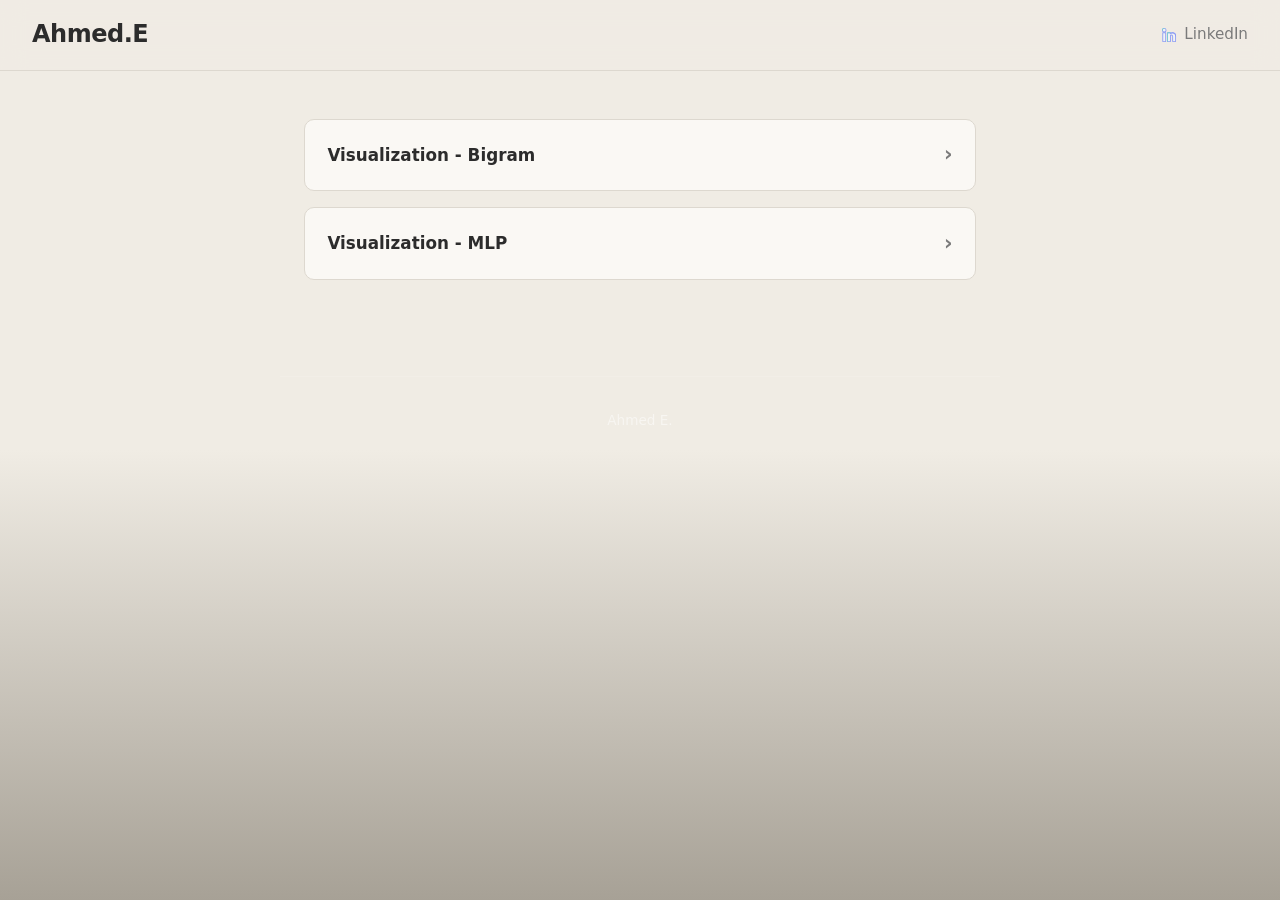
<file: index.html>
<!DOCTYPE html>
<html lang="en">
<head>
  <meta charset="UTF-8">
  <meta name="viewport" content="width=device-width, initial-scale=1.0">
  <title>Ahmed E.</title>
  <link rel="stylesheet" href="styles.css">
  <script defer src="/analytics.js"></script>
</head>
<body>
  <nav>
    <a class="brand" href="/">Ahmed.E</a>
    <a class="nav-link" href="https://www.linkedin.com/in/ahmedelawad/">
      <img src="./resources/linkedin.svg" alt="LinkedIn" />
      LinkedIn
    </a>
  </nav>
  <main>
    <section>
      <a class="entry" href="/pages/Viz/bigram_viz.html">
        <strong>Visualization - Bigram</strong>
        <span class="entry-arrow">›</span>
      </a>
      <a class="entry" href="/pages/Viz/mlp_viz.html">
        <strong>Visualization - MLP</strong>
        <span class="entry-arrow">›</span>
      </a>
    </section>
  </main>

  <!-- 
  Upcoming:
   Wieght matrix
   Matrix visualization
   torch indexing
  -->
  <footer>
    <p>Ahmed E.</p>
  </footer>
</body>
</html>
</file>
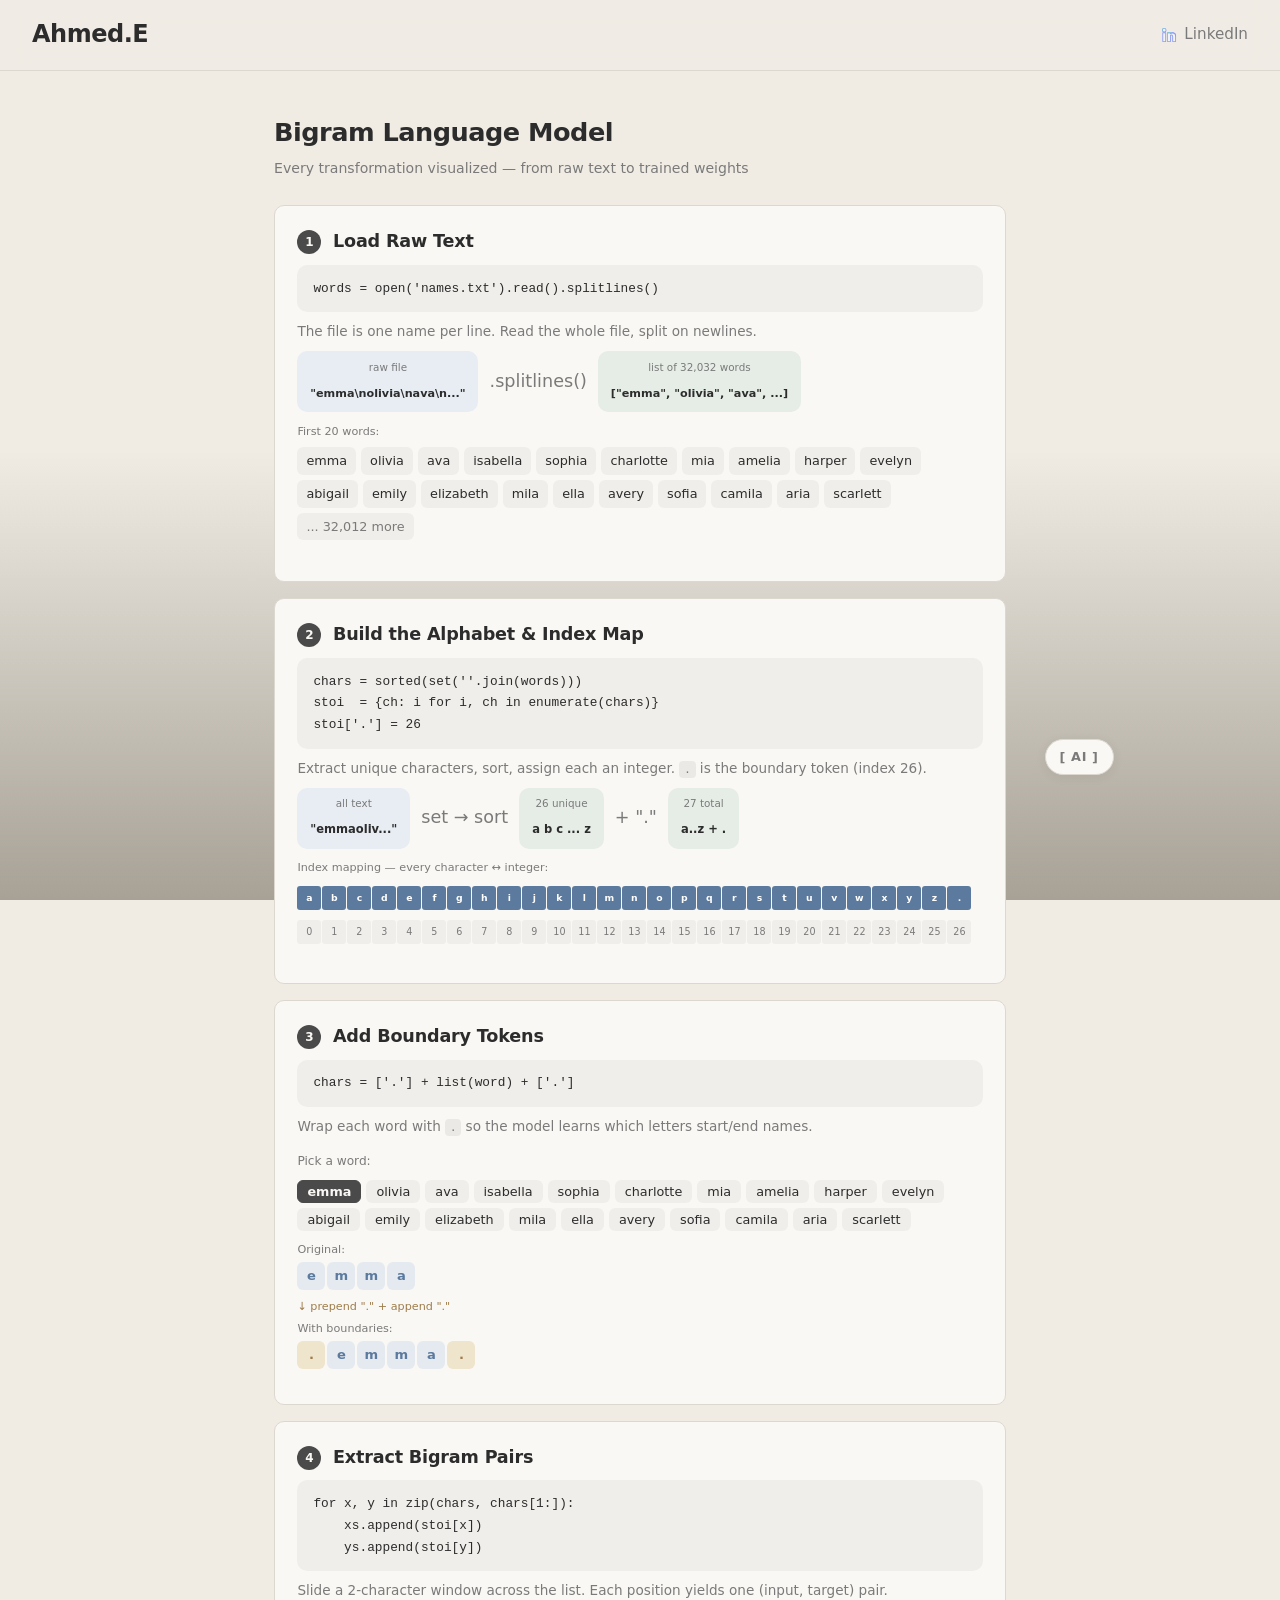
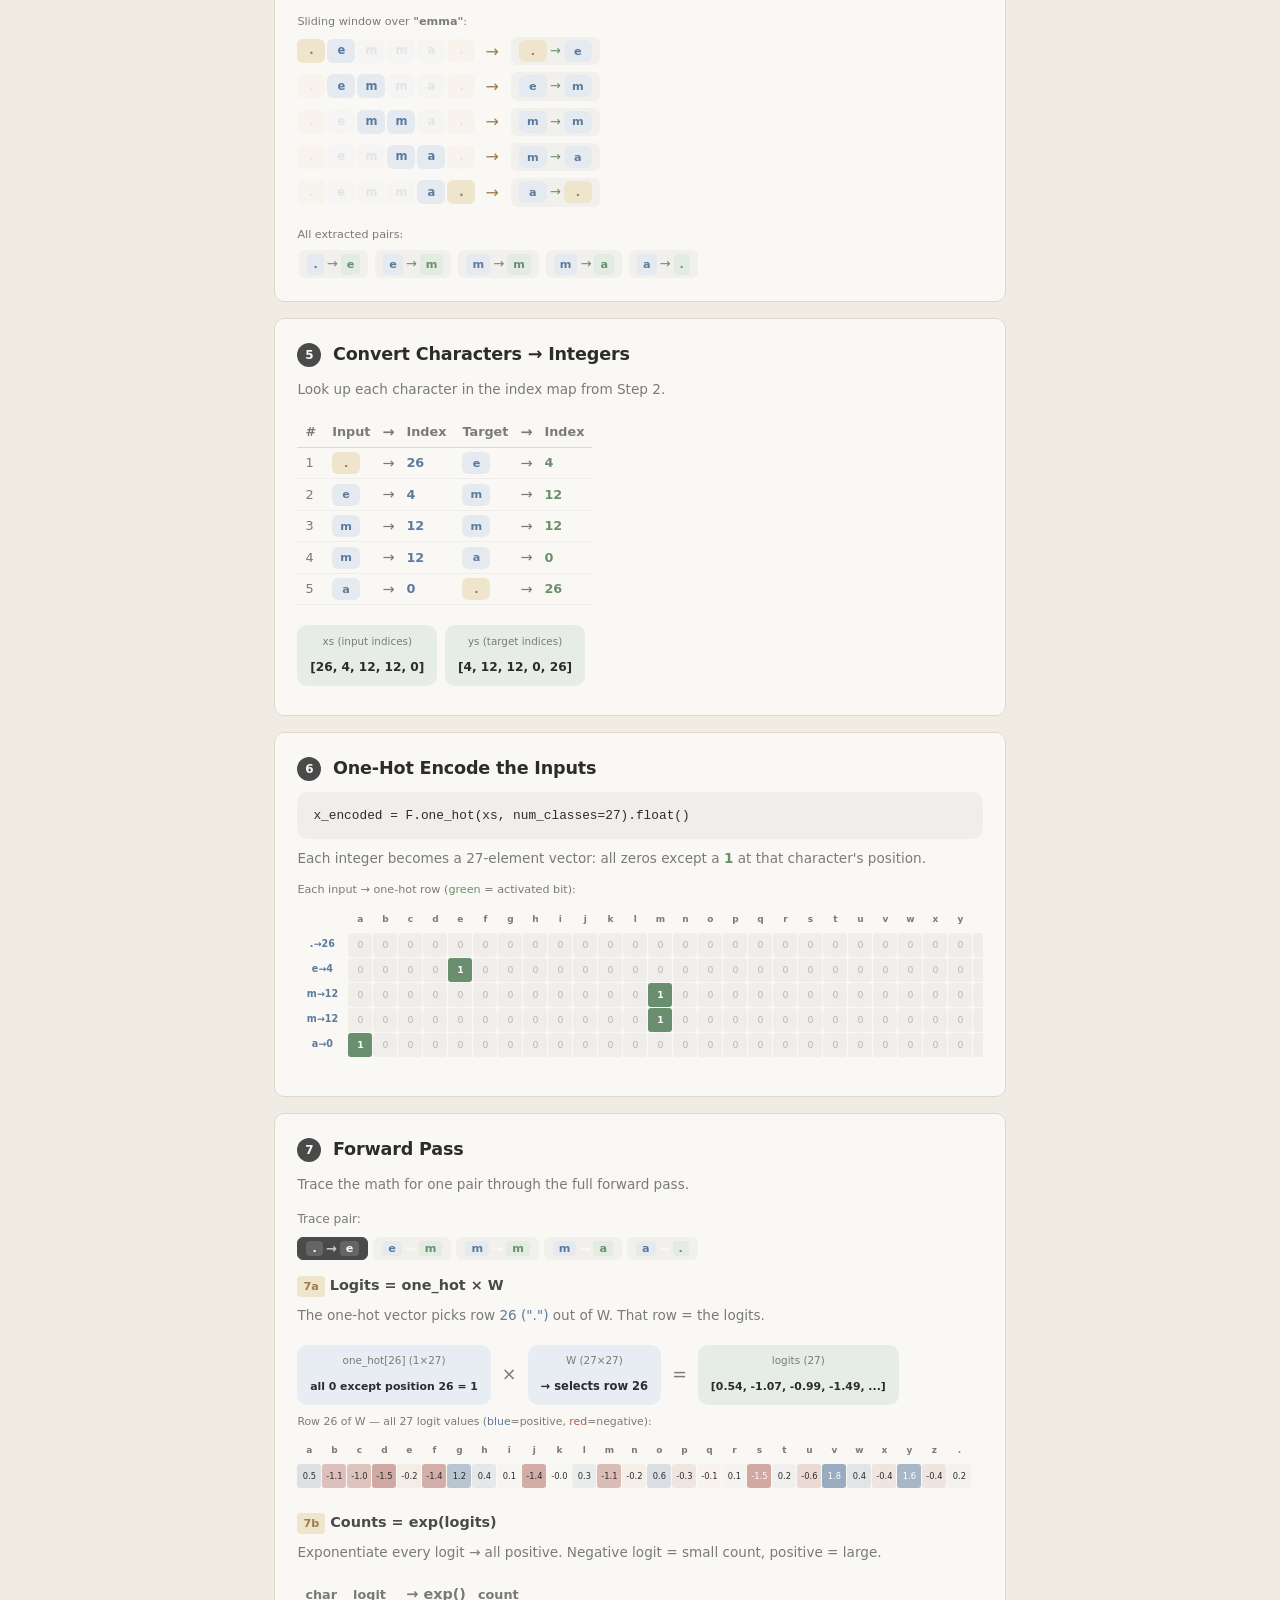
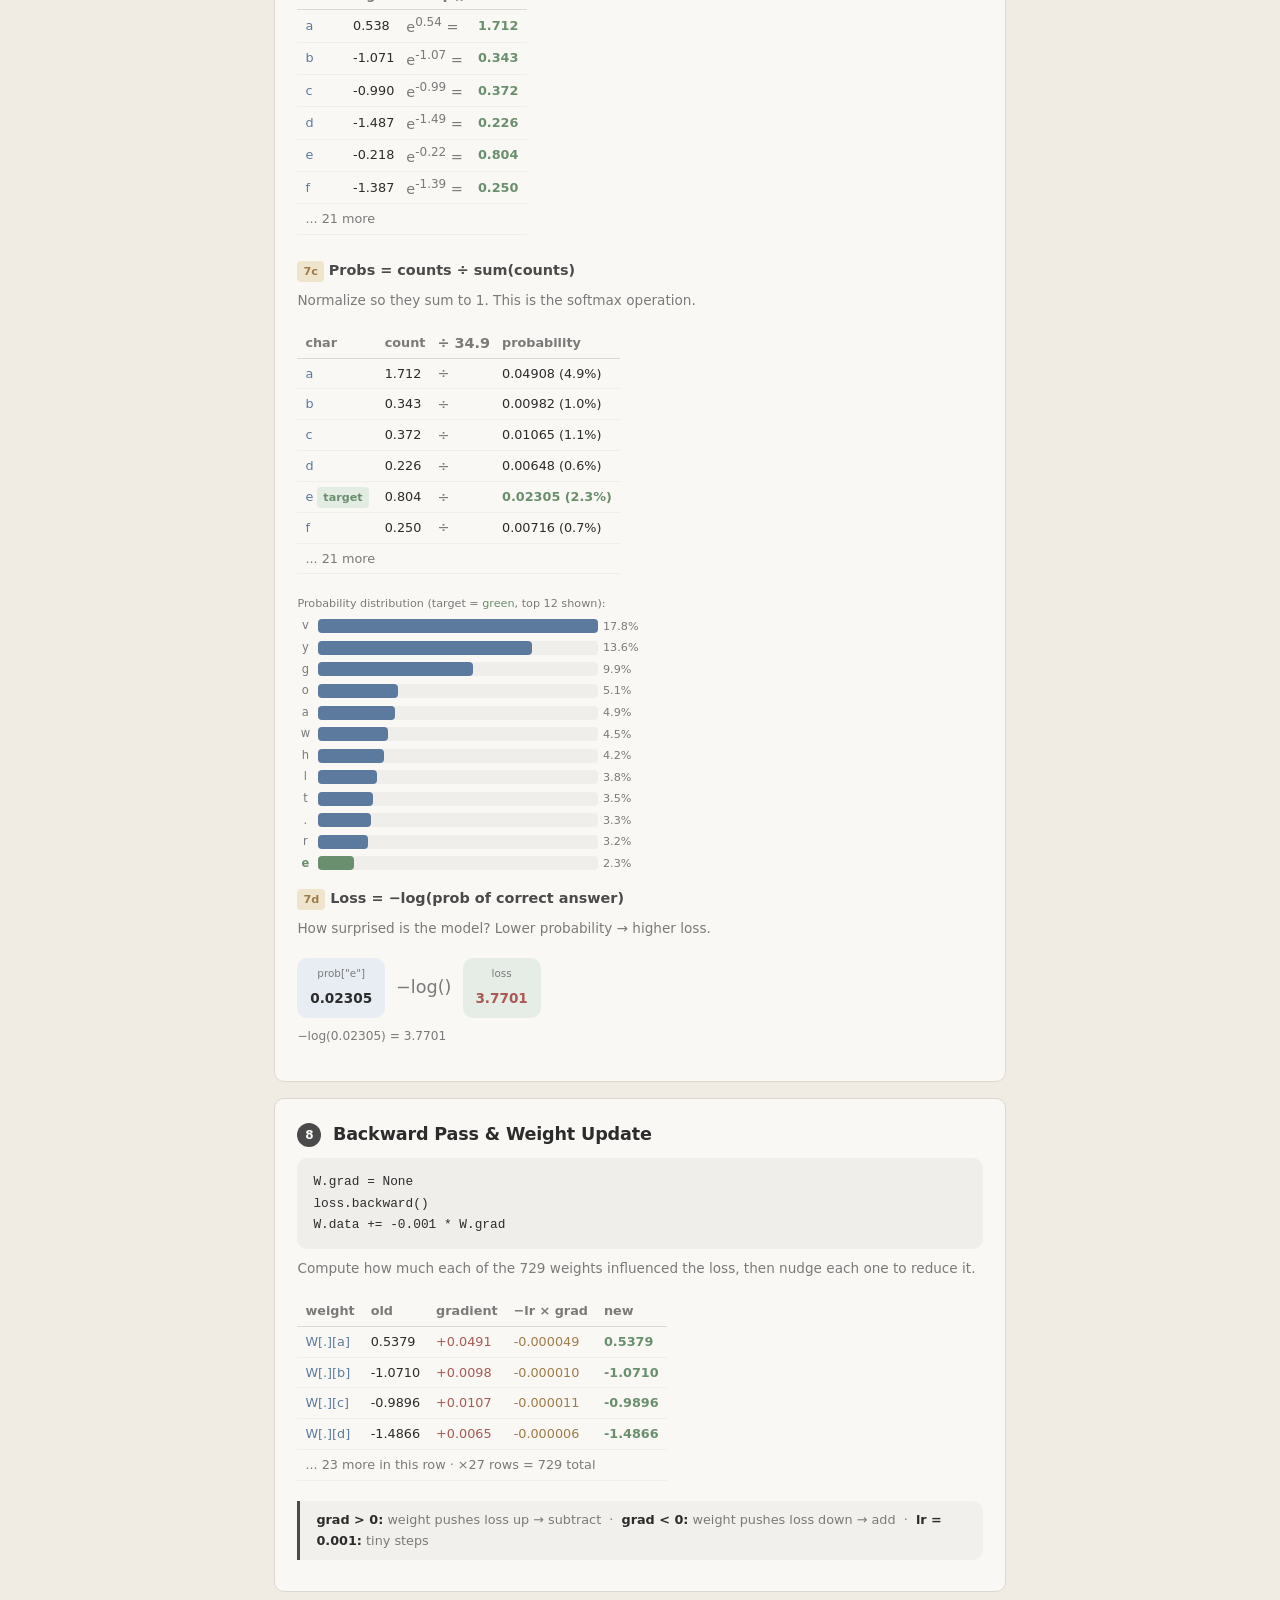
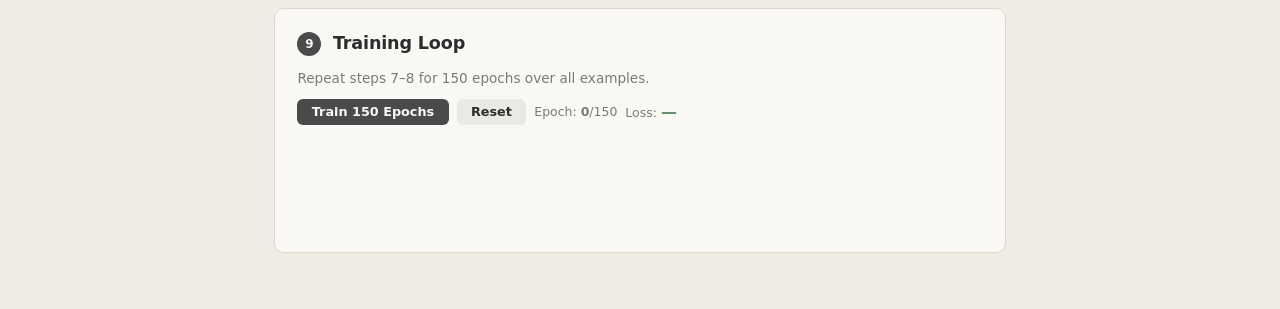
<file: pages/Viz/bigram_viz.html>
<!DOCTYPE html>
<html lang="en">
<head>
<meta charset="UTF-8">
<meta name="viewport" content="width=device-width, initial-scale=1.0">
<title>Bigram</title>
<link rel="stylesheet" href="/styles.css">
<script defer src="/analytics.js"></script>
<style>
:root {
  --bg: #f0ece4;
  --bg-dark: #a7a196;
  --text: #2c2c2c;
  --text-muted: #7a7a7a;
  --accent: #4a4a4a;
  --accent-hover: #1a1a1a;
  --surface: #faf8f4;
  --border: #ddd8cf;
  --radius: 10px;
  --shadow: 0 2px 12px rgba(0, 0, 0, 0.06);
  --font: "Inter", "Segoe UI", system-ui, -apple-system, sans-serif;
  /* semantic colors (muted to match warm palette) */
  --blue: #5b7a9e;
  --green: #6a8f6e;
  --amber: #9e7c4a;
  --red: #a85a53;
  --purple: #7e6a9e;
}
* { margin: 0; padding: 0; box-sizing: border-box; }
html { scroll-behavior: smooth; }
body {
  font-family: var(--font);
  background: var(--bg);
  background-image: linear-gradient(to bottom, var(--bg) 50%, var(--bg-dark) 100%);
  background-attachment: fixed;
  color: var(--text);
  line-height: 1.7;
  min-height: 100vh;
  padding: 0;
}

/* ── Layout ── */
.page { max-width: 780px; margin: 0 auto; padding: 2.5rem 1.5rem; }

/* ── Typography ── */
h1 { font-size: 1.6rem; font-weight: 800; letter-spacing: -0.02em; margin-bottom: .2rem; }
h2 { font-size: 1.1rem; font-weight: 700; margin-bottom: .5rem; letter-spacing: -0.01em; }
h3 { color: var(--accent); font-size: .9rem; margin: .8rem 0 .4rem; font-weight: 600; }
.sub { color: var(--text-muted); font-size: .88rem; margin-bottom: 1.5rem; }
.desc { color: var(--text-muted); font-size: .85rem; margin: .3rem 0 .5rem; }
code { background: rgba(0, 0, 0, 0.06); padding: .15em .4em; border-radius: 4px; font-size: .85em; font-family: 'SF Mono', 'Fira Code', Consolas, monospace; }
pre { background: rgba(0, 0, 0, 0.04); border-radius: var(--radius); padding: .8rem 1rem; font-size: .8rem; margin: .5rem 0; overflow-x: auto; font-family: 'SF Mono', 'Fira Code', Consolas, monospace; }

/* ── Step card ── */
.step {
  background: var(--surface);
  border: 1px solid var(--border);
  border-radius: var(--radius);
  padding: 1.3rem 1.4rem;
  margin-bottom: 1rem;
  transition: box-shadow 0.2s, border-color 0.2s;
}
.step:hover { border-color: #bbb5a8; box-shadow: var(--shadow); }
.sn { display: inline-block; background: var(--accent); color: var(--surface); font-weight: 700; width: 24px; height: 24px; text-align: center; line-height: 24px; border-radius: 50%; font-size: .75rem; margin-right: .35rem; vertical-align: middle; }

/* ── Note callout ── */
.note { background: rgba(0, 0, 0, 0.03); border-left: 3px solid var(--accent); padding: .5rem 1rem; margin: .6rem 0; font-size: .8rem; color: var(--text-muted); border-radius: 0 var(--radius) var(--radius) 0; }
.note b { color: var(--text); }

/* ── Scrollable visual container ── */
.visual { margin: .6rem 0; overflow-x: auto; padding-bottom: .25rem; }

/* ── Character boxes ── */
.char-box {
  display: inline-flex; align-items: center; justify-content: center;
  min-width: 28px; height: 28px; border-radius: 6px;
  font-size: .82rem; font-weight: 600; padding: 0 4px;
  flex-shrink: 0;
}
.char-box.boundary { background: #efe4cc; color: var(--amber); }
.char-box.letter   { background: #e4eaf0; color: var(--blue); }
.char-box.dim      { opacity: .15; }

/* ── Word chips ── */
.word-list { display: flex; flex-wrap: wrap; gap: 5px; margin: .4rem 0; }
.word-chip { background: rgba(0,0,0,.04); border-radius: 6px; padding: 3px 9px; font-size: .8rem; }

/* ── Pair capsules ── */
.pair { display: inline-flex; align-items: center; gap: 3px; background: rgba(0,0,0,.03); border-radius: 6px; padding: 3px 8px; margin: 2px; }
.pair .pa { color: var(--green); font-size: .82rem; }

/* ── Flow (input → op → output) ── */
.flow { display: flex; align-items: center; gap: .5rem; flex-wrap: wrap; margin: .5rem 0; }
.fbox { background: rgba(0,0,0,.03); border-radius: var(--radius); padding: .45rem .8rem; text-align: center; max-width: 100%; overflow: hidden; }
.fbox.in  { background: #e8edf3; }
.fbox.out { background: #e6ede7; }
.fbox.op  { background: transparent; color: var(--text-muted); font-size: 1.1rem; padding: .2rem; }
.flbl { font-size: .65rem; color: var(--text-muted); display: block; margin-bottom: .1rem; white-space: nowrap; }
.fval { font-weight: 700; font-size: .85rem; word-break: break-all; }

/* ── Grid (one-hot, weight heatmap) ── */
.grid { display: inline-grid; gap: 1px; margin: .3rem 0; }
.gc {
  width: 24px; height: 24px;
  display: flex; align-items: center; justify-content: center;
  font-size: .58rem; border-radius: 3px;
}
.gc.on  { background: var(--blue); color: #fff; font-weight: 700; }
.gc.off { background: rgba(0,0,0,.04); color: #bbb5a8; }
.gc.hot { background: var(--green); color: #fff; font-weight: 700; }
.gc.hdr { background: transparent; color: var(--text-muted); font-weight: 600; font-size: .56rem; }

/* ── Data tables ── */
.dtable { border-collapse: collapse; margin: .4rem 0; font-size: .8rem; }
.dtable th { text-align: left; color: var(--text-muted); padding: 4px 8px; border-bottom: 1px solid var(--border); font-weight: 600; }
.dtable td { padding: 4px 8px; border-bottom: 1px solid rgba(0,0,0,.04); }
.dtable .arr { color: var(--text-muted); font-size: .9rem; padding: 2px 4px; }

/* ── Probability bars ── */
.bar-row { display: flex; align-items: center; gap: .3rem; margin: 2px 0; }
.bar-lbl { width: 16px; text-align: center; font-size: .72rem; color: var(--text-muted); flex-shrink: 0; }
.bar-track { flex: 1; height: 14px; background: rgba(0,0,0,.04); border-radius: 4px; max-width: 280px; }
.bar-fill { height: 100%; border-radius: 4px; }
.bar-val { font-size: .7rem; color: var(--text-muted); width: 50px; flex-shrink: 0; }

/* ── Controls ── */
.ctrl { margin: .5rem 0; display: flex; gap: .5rem; align-items: center; flex-wrap: wrap; }
button { background: var(--accent); color: var(--surface); border: none; padding: .35rem .9rem; border-radius: 6px; font-family: inherit; font-size: .8rem; font-weight: 600; cursor: pointer; transition: color 0.2s, background 0.2s; }
button:hover { background: var(--accent-hover); }
button.sec { background: rgba(0,0,0,.06); color: var(--text); }
button.sec:hover { background: rgba(0,0,0,.1); }
.pick-group { display: flex; flex-wrap: wrap; gap: 5px; margin: .4rem 0; }
.pick {
  background: rgba(0,0,0,.04); border: 1px solid transparent; border-radius: 6px;
  padding: 3px 9px; font-size: .8rem; font-family: inherit; cursor: pointer;
  color: var(--text); font-weight: 400; transition: all 0.15s;
}
.pick:hover { background: rgba(0,0,0,.08); border-color: var(--border); }
.pick.active { background: var(--accent); color: var(--surface); border-color: var(--accent); font-weight: 600; }
.pair-pick {
  display: inline-flex; align-items: center; gap: 3px; background: rgba(0,0,0,.03);
  border: 1px solid transparent; border-radius: 6px; padding: 3px 8px; cursor: pointer;
  transition: all 0.15s; font-size: .82rem;
}
.pair-pick:hover { background: rgba(0,0,0,.07); border-color: var(--border); }
.pair-pick.active { background: var(--accent); border-color: var(--accent); }
.pair-pick.active .tag-in, .pair-pick.active .tag-out { color: var(--surface); background: rgba(255,255,255,.15); }
.pair-pick.active .pa { color: rgba(255,255,255,.7); }

/* ── Tags ── */
.tag { display: inline-block; padding: 1px 6px; border-radius: 4px; font-size: .7rem; font-weight: 600; }
.tag-in  { background: #e4eaf0; color: var(--blue); }
.tag-out { background: #e2ece3; color: var(--green); }
.tag-op  { background: #efe4cc; color: var(--amber); }

/* ── Loss chart ── */
.loss-chart { display: flex; align-items: flex-end; gap: 2px; height: 90px; margin: .5rem 0; }
.loss-bar { background: var(--accent); border-radius: 2px 2px 0 0; min-width: 3px; flex: 1; }
.ei { font-size: .78rem; color: var(--text-muted); }
#lossVal { font-size: 1rem; color: var(--green); font-weight: 700; }

/* ── Sliding window row ── */
.sw-row { display: flex; align-items: center; gap: 6px; margin: 3px 0; }
.sw-chars { display: flex; gap: 2px; flex-shrink: 0; }

/* ── AI badge ── */
.ai-badge {
  position: fixed; z-index: 50;
  background: var(--surface); border: 1px solid var(--border);
  border-radius: 24px; cursor: pointer;
  transition: border-radius 0.3s, max-width 0.35s, box-shadow 0.3s;
  overflow: visible; width: fit-content; max-width: fit-content;
  box-shadow: var(--shadow);
}
.ai-badge.open { max-width: 280px; border-radius: var(--radius); }
.ai-badge:hover { border-color: #bbb5a8; box-shadow: 0 2px 16px rgba(0,0,0,.1); }
.ai-badge-header {
  display: flex; align-items: center; justify-content: center;
  padding: 6px 14px; font-size: .8rem; font-weight: 700; white-space: nowrap;
  color: var(--text-muted); user-select: none; letter-spacing: .05em;
}
.ai-badge-body {
  max-height: 0; width: 0; overflow: hidden;
  transition: max-height 0.3s ease, padding 0.3s ease, width 0.3s ease;
  padding: 0;
  font-size: .78rem; line-height: 1.55; color: var(--text-muted);
}
.ai-badge.open .ai-badge-body {
  max-height: 200px; width: auto; padding: .4rem .8rem .6rem;
}
.ai-badge-body a {
  color: var(--accent); text-decoration: none; font-weight: 500;
  transition: color 0.2s;
}
.ai-badge-body a:hover { color: var(--accent-hover); }

@media (max-width: 600px) {
  .page { padding: 1.5rem 1rem; }
  .step { padding: 1rem; }
  h1 { font-size: 1.3rem; }
  .flow { gap: .3rem; }
  .fbox { padding: .35rem .6rem; }
  .fval { font-size: .78rem; }
  .note { padding: .4rem .7rem; font-size: .75rem; }
  .bar-track { max-width: 180px; }
  .char-box { min-width: 22px; height: 22px; font-size: .72rem; }
  pre { font-size: .72rem; padding: .6rem .8rem; }
}
</style>
</head>
<body>
  <nav>
    <a class="brand" href="/">Ahmed.E</a>
    <a class="nav-link" href="https://www.linkedin.com/in/ahmedelawad/">
      <img src="/resources/linkedin.svg" alt="LinkedIn" />
      LinkedIn
    </a>
  </nav>
<div class="page">

<h1>Bigram Language Model</h1>
<p class="sub">Every transformation visualized — from raw text to trained weights</p>

<!-- ════ STEP 1 ════ -->
<div class="step">
  <h2><span class="sn">1</span> Load Raw Text</h2>
  <pre>words = open('names.txt').read().splitlines()</pre>
  <p class="desc">The file is one name per line. Read the whole file, split on newlines.</p>

  <div class="flow">
    <div class="fbox in"><span class="flbl">raw file</span><span class="fval" style="font-size:.7rem">"emma\nolivia\nava\n..."</span></div>
    <div class="fbox op">.splitlines()</div>
    <div class="fbox out"><span class="flbl">list of 32,032 words</span><span class="fval" style="font-size:.7rem">["emma", "olivia", "ava", ...]</span></div>
  </div>

  <div class="visual">
    <p style="font-size:.7rem;color:var(--text-muted);margin-bottom:.25rem">First 20 words:</p>
    <div class="word-list" id="wordList"></div>
  </div>
</div>

<!-- ════ STEP 2 ════ -->
<div class="step">
  <h2><span class="sn">2</span> Build the Alphabet &amp; Index Map</h2>
  <pre>chars = sorted(set(''.join(words)))
stoi  = {ch: i for i, ch in enumerate(chars)}
stoi['.'] = 26</pre>
  <p class="desc">Extract unique characters, sort, assign each an integer. <code>.</code> is the boundary token (index 26).</p>

  <div class="flow">
    <div class="fbox in"><span class="flbl">all text</span><span class="fval" style="font-size:.72rem">"emmaoliv..."</span></div>
    <div class="fbox op">set → sort</div>
    <div class="fbox out"><span class="flbl">26 unique</span><span class="fval" style="font-size:.72rem">a b c ... z</span></div>
    <div class="fbox op">+ "."</div>
    <div class="fbox out"><span class="flbl">27 total</span><span class="fval" style="font-size:.72rem">a..z + .</span></div>
  </div>

  <div class="visual">
    <p style="font-size:.7rem;color:var(--text-muted);margin-bottom:.25rem">Index mapping — every character ↔ integer:</p>
    <div id="alphaGrid"></div>
  </div>
</div>

<!-- ════ STEP 3 ════ -->
<div class="step">
  <h2><span class="sn">3</span> Add Boundary Tokens</h2>
  <pre>chars = ['.'] + list(word) + ['.']</pre>
  <p class="desc">Wrap each word with <code>.</code> so the model learns which letters start/end names.</p>

  <div style="margin:.4rem 0">
    <span style="font-size:.76rem;color:var(--text-muted)">Pick a word:</span>
    <div class="pick-group" id="wordPicks"></div>
  </div>

  <div class="visual">
    <p style="font-size:.7rem;color:var(--text-muted);margin-bottom:.2rem">Original:</p>
    <div id="origWord" style="display:flex;gap:2px;margin-bottom:.4rem"></div>
    <p style="font-size:.7rem;color:var(--amber);margin-bottom:.2rem">↓ prepend "." + append "."</p>
    <p style="font-size:.7rem;color:var(--text-muted);margin-bottom:.2rem">With boundaries:</p>
    <div id="boundWord" style="display:flex;gap:2px"></div>
  </div>
</div>

<!-- ════ STEP 4 ════ -->
<div class="step">
  <h2><span class="sn">4</span> Extract Bigram Pairs</h2>
  <pre>for x, y in zip(chars, chars[1:]):
    xs.append(stoi[x])
    ys.append(stoi[y])</pre>
  <p class="desc">Slide a 2-character window across the list. Each position yields one (input, target) pair.</p>

  <div class="visual">
    <p style="font-size:.7rem;color:var(--text-muted);margin-bottom:.25rem">Sliding window over <b id="pairWordLabel">"emma"</b>:</p>
    <div id="slidingWindow"></div>
  </div>

  <div style="margin-top:.5rem">
    <p style="font-size:.7rem;color:var(--text-muted);margin-bottom:.25rem">All extracted pairs:</p>
    <div id="pairsList" style="display:flex;flex-wrap:wrap;gap:3px"></div>
  </div>
</div>

<!-- ════ STEP 5 ════ -->
<div class="step">
  <h2><span class="sn">5</span> Convert Characters → Integers</h2>
  <p class="desc">Look up each character in the index map from Step 2.</p>

  <div class="visual">
    <table class="dtable" id="pairTable">
      <thead><tr><th>#</th><th>Input</th><th class="arr">→</th><th>Index</th><th>Target</th><th class="arr">→</th><th>Index</th></tr></thead>
      <tbody id="pairTableBody"></tbody>
    </table>
  </div>

  <div class="flow" style="margin-top:.5rem">
    <div class="fbox out"><span class="flbl">xs (input indices)</span><span class="fval" id="xsIndices" style="font-size:.76rem"></span></div>
    <div class="fbox out"><span class="flbl">ys (target indices)</span><span class="fval" id="ysIndices" style="font-size:.76rem"></span></div>
  </div>
</div>

<!-- ════ STEP 6 ════ -->
<div class="step">
  <h2><span class="sn">6</span> One-Hot Encode the Inputs</h2>
  <pre>x_encoded = F.one_hot(xs, num_classes=27).float()</pre>
  <p class="desc">Each integer becomes a 27-element vector: all zeros except a <span style="color:var(--green);font-weight:700">1</span> at that character's position.</p>

  <div class="visual">
    <p style="font-size:.7rem;color:var(--text-muted);margin-bottom:.25rem">Each input → one-hot row (<span style="color:var(--green)">green</span> = activated bit):</p>
    <div id="oneHotFull"></div>
  </div>

  <!-- <div class="note"><b>Why one-hot?</b> Multiplying a one-hot vector by W just selects one row of W — it's a lookup disguised as a matrix multiply.</div> -->
</div>

<!-- ════ STEP 7 ════ -->
<div class="step">
  <h2><span class="sn">7</span> Forward Pass</h2>
  <p class="desc">Trace the math for one pair through the full forward pass.</p>
  <div style="margin:.4rem 0">
    <span style="font-size:.76rem;color:var(--text-muted)">Trace pair:</span>
    <div class="pick-group" id="pairPicks"></div>
  </div>

  <!-- 7a -->
  <h3><span class="tag tag-op">7a</span> Logits = one_hot × W</h3>
  <p class="desc">The one-hot vector picks row <span id="fwdRowIdx" style="color:var(--blue)">?</span> out of W. That row = the logits.</p>
  <div class="visual" id="matmulVisual"></div>

  <!-- 7b -->
  <h3><span class="tag tag-op">7b</span> Counts = exp(logits)</h3>
  <p class="desc">Exponentiate every logit → all positive. Negative logit = small count, positive = large.</p>
  <div class="visual" id="expVisual"></div>

  <!-- 7c -->
  <h3><span class="tag tag-op">7c</span> Probs = counts ÷ sum(counts)</h3>
  <p class="desc">Normalize so they sum to 1. This is the softmax operation.</p>
  <div class="visual" id="normVisual"></div>
  <p style="font-size:.7rem;color:var(--text-muted);margin:.4rem 0 .2rem">Probability distribution (target = <span style="color:var(--green)">green</span>, top 12 shown):</p>
  <div id="probBars"></div>

  <!-- 7d -->
  <h3><span class="tag tag-op">7d</span> Loss = −log(prob of correct answer)</h3>
  <p class="desc">How surprised is the model? Lower probability → higher loss.</p>
  <div class="visual" id="lossVisual"></div>
  <!-- <div class="note">
    <b>Reference:</b> prob=1.0 → loss=0 (perfect) · prob=1/27≈.037 → loss≈3.3 (random) · prob→0 → loss→∞
  </div> -->
</div>

<!-- ════ STEP 8 ════ -->
<div class="step">
  <h2><span class="sn">8</span> Backward Pass &amp; Weight Update</h2>
  <pre>W.grad = None
loss.backward()
W.data += -0.001 * W.grad</pre>
  <p class="desc">Compute how much each of the 729 weights influenced the loss, then nudge each one to reduce it.</p>
  <div class="visual" id="updateVisual"></div>
  <div class="note">
    <b>grad &gt; 0:</b> weight pushes loss up → subtract &nbsp;·&nbsp;
    <b>grad &lt; 0:</b> weight pushes loss down → add &nbsp;·&nbsp;
    <b>lr = 0.001:</b> tiny steps
  </div>
</div>

<!-- ════ STEP 9 ════ -->
<div class="step">
  <h2><span class="sn">9</span> Training Loop</h2>
  <p class="desc">Repeat steps 7–8 for 150 epochs over all examples.</p>
  <div class="ctrl">
    <button id="trainBtn" onclick="startTraining()">Train 150 Epochs</button>
    <button class="sec" onclick="resetTraining()">Reset</button>
    <span class="ei">Epoch: <b id="epochNum">0</b>/150</span>
    <span class="ei">Loss: <span id="lossVal">—</span></span>
  </div>
  <div class="loss-chart" id="lossChart"></div>
  <!-- <div class="note"><b>Expected:</b> loss ~3.3 (random) → ~2.4 (learned bigram frequencies).</div> -->
</div>

<script>
const CH = 'abcdefghijklmnopqrstuvwxyz.';
const N = 27;
const WORDS = ["emma","olivia","ava","isabella","sophia","charlotte","mia","amelia","harper","evelyn",
               "abigail","emily","elizabeth","mila","ella","avery","sofia","camila","aria","scarlett"];

const stoi = {}; const itos = {};
for (let i = 0; i < 26; i++) { stoi[CH[i]] = i; itos[i] = CH[i]; }
stoi['.'] = 26; itos[26] = '.';

let W = [];
function initW() { W = []; for (let i = 0; i < N; i++) { W[i] = []; for (let j = 0; j < N; j++) W[i][j] = randn(); } }
function randn() { return Math.sqrt(-2 * Math.log(Math.random())) * Math.cos(2 * Math.PI * Math.random()); }
function softmax(a) { const m = Math.max(...a); const e = a.map(x => Math.exp(x - m)); const s = e.reduce((a, b) => a + b); return e.map(x => x / s); }

initW();

/* ── Populate word picks ── */
const wordPicks = document.getElementById('wordPicks');
WORDS.forEach((w, i) => {
  const btn = document.createElement('button');
  btn.className = 'pick' + (i === 0 ? ' active' : '');
  btn.dataset.word = w;
  btn.textContent = w;
  btn.addEventListener('click', function() {
    wordPicks.querySelector('.active').classList.remove('active');
    this.classList.add('active');
    updateAll();
  });
  wordPicks.appendChild(btn);
});

/* ── Alphabet grid ── */
(function() {
  const el = document.getElementById('alphaGrid');
  let h = '<div class="grid" style="grid-template-columns:repeat(27,24px)">';
  for (let i = 0; i < N; i++) h += `<div class="gc on">${CH[i]}</div>`;
  h += '</div><div class="grid" style="grid-template-columns:repeat(27,24px)">';
  for (let i = 0; i < N; i++) h += `<div class="gc" style="background:rgba(0,0,0,.04);color:var(--text-muted);font-size:.6rem">${i}</div>`;
  h += '</div>';
  el.innerHTML = h;
})();

/* ── Word list ── */
(function() {
  const el = document.getElementById('wordList');
  WORDS.forEach(w => { el.innerHTML += `<div class="word-chip">${w}</div>`; });
  el.innerHTML += '<div class="word-chip" style="color:var(--text-muted)">... 32,012 more</div>';
})();

/* ── Helpers ── */
function getWord() { var a = document.querySelector('#wordPicks .pick.active'); return a ? a.dataset.word : 'emma'; }
function getChars(w) { return ['.', ...w.split(''), '.']; }
function getPairs(chars) { const p = []; for (let i = 0; i < chars.length - 1; i++) p.push([chars[i], chars[i+1]]); return p; }
function charCls(c) { return c === '.' ? 'boundary' : 'letter'; }
function charBox(c, extra) { return `<div class="char-box ${charCls(c)}"${extra||''}>${c}</div>`; }

/* ── Main update ── */
function updateAll() {
  const w = getWord();
  const chars = getChars(w);
  const pairs = getPairs(chars);

  // Step 3: original + bounded
  document.getElementById('origWord').innerHTML = w.split('').map(c => charBox(c)).join('');
  document.getElementById('boundWord').innerHTML = chars.map(c => charBox(c)).join('');

  // Step 4: sliding window
  document.getElementById('pairWordLabel').textContent = `"${w}"`;
  const sw = document.getElementById('slidingWindow');
  let swH = '';
  for (let i = 0; i < chars.length - 1; i++) {
    swH += '<div class="sw-row"><div class="sw-chars">';
    for (let j = 0; j < chars.length; j++) {
      const hl = (j === i || j === i + 1);
      swH += `<div class="char-box ${charCls(chars[j])}${hl ? '' : ' dim'}" style="width:24px;height:24px;font-size:.72rem">${chars[j]}</div>`;
    }
    swH += `</div><span style="color:var(--amber);font-size:1rem;margin:0 4px">→</span>`;
    swH += `<div class="pair">${charBox(chars[i],' style="width:22px;height:22px;font-size:.7rem"')}<span class="pa">→</span>${charBox(chars[i+1],' style="width:22px;height:22px;font-size:.7rem"')}</div>`;
    swH += '</div>';
  }
  sw.innerHTML = swH;

  // Pairs list
  const pl = document.getElementById('pairsList');
  pl.innerHTML = pairs.map(([a, b]) =>
    `<div class="pair"><span class="tag tag-in">${a}</span><span class="pa">→</span><span class="tag tag-out">${b}</span></div>`
  ).join('');

  // Step 5: integer conversion table
  const tb = document.getElementById('pairTableBody');
  tb.innerHTML = pairs.map(([a, b], i) =>
    `<tr>
      <td style="color:var(--text-muted)">${i+1}</td>
      <td>${charBox(a,' style="width:22px;height:22px;font-size:.7rem;display:inline-flex"')}</td>
      <td class="arr">→</td>
      <td style="color:var(--blue);font-weight:700">${stoi[a]}</td>
      <td>${charBox(b,' style="width:22px;height:22px;font-size:.7rem;display:inline-flex"')}</td>
      <td class="arr">→</td>
      <td style="color:var(--green);font-weight:700">${stoi[b]}</td>
    </tr>`
  ).join('');

  document.getElementById('xsIndices').textContent = '[' + pairs.map(([a]) => stoi[a]).join(', ') + ']';
  document.getElementById('ysIndices').textContent = '[' + pairs.map(([,b]) => stoi[b]).join(', ') + ']';

  // Step 6: one-hot grid
  const ohEl = document.getElementById('oneHotFull');
  let ohH = `<div class="grid" style="grid-template-columns:50px repeat(${N},24px)">`;
  // header
  ohH += '<div class="gc hdr"></div>';
  for (let j = 0; j < N; j++) ohH += `<div class="gc hdr">${CH[j]}</div>`;
  // rows
  pairs.forEach(([a]) => {
    const idx = stoi[a];
    ohH += `<div class="gc hdr" style="color:var(--blue);font-size:.6rem;width:50px">${a}→${idx}</div>`;
    for (let j = 0; j < N; j++) {
      ohH += `<div class="gc ${j === idx ? 'hot' : 'off'}">${j === idx ? '1' : '0'}</div>`;
    }
  });
  ohH += '</div>';
  ohEl.innerHTML = ohH;

  // Pair picks for forward pass
  const pp = document.getElementById('pairPicks');
  pp.innerHTML = pairs.map(([a, b], i) =>
    `<button class="pair-pick${i === 0 ? ' active' : ''}" data-idx="${i}"><span class="tag tag-in">${a}</span><span class="pa">\u2192</span><span class="tag tag-out">${b}</span></button>`
  ).join('');
  pp.querySelectorAll('.pair-pick').forEach(btn => {
    btn.addEventListener('click', function() {
      pp.querySelector('.active').classList.remove('active');
      this.classList.add('active');
      updateForward();
    });
  });

  updateForward();
}

/* ── Forward pass update ── */
function updateForward() {
  const w = getWord();
  const chars = getChars(w);
  const pairs = getPairs(chars);
  var pairActive = document.querySelector('#pairPicks .pair-pick.active');
  const pi = pairActive ? parseInt(pairActive.dataset.idx) : 0;
  const [inCh, tCh] = pairs[pi];
  const inIdx = stoi[inCh], tIdx = stoi[tCh];

  document.getElementById('fwdRowIdx').textContent = `${inIdx} ("${inCh}")`;

  const logits = W[inIdx].slice();
  const counts = logits.map(v => Math.exp(v));
  const cSum = counts.reduce((a, b) => a + b, 0);
  const probs = softmax(logits);

  // 7a: matmul
  const mmEl = document.getElementById('matmulVisual');
  // Show the row extraction as a compact colored strip
  let mmH = '<div class="flow">';
  mmH += `<div class="fbox in"><span class="flbl">one_hot[${inIdx}] (1×27)</span><span class="fval" style="font-size:.68rem">all 0 except position ${inIdx} = 1</span></div>`;
  mmH += '<div class="fbox op">×</div>';
  mmH += `<div class="fbox in"><span class="flbl">W (27×27)</span><span class="fval" style="font-size:.72rem">→ selects row ${inIdx}</span></div>`;
  mmH += '<div class="fbox op">=</div>';
  mmH += `<div class="fbox out"><span class="flbl">logits (27)</span><span class="fval" style="font-size:.68rem">[${logits.slice(0,4).map(v=>v.toFixed(2)).join(', ')}, ...]</span></div>`;
  mmH += '</div>';
  // color strip of all 27 logits
  mmH += '<p style="font-size:.68rem;color:var(--text-muted);margin:.3rem 0 .15rem">Row ' + inIdx + ' of W — all 27 logit values (<span style="color:var(--blue)">blue</span>=positive, <span style="color:var(--red)">red</span>=negative):</p>';
  mmH += `<div class="grid" style="grid-template-columns:repeat(${N},24px)">`;
  for (let j = 0; j < N; j++) mmH += `<div class="gc hdr">${CH[j]}</div>`;
  for (let j = 0; j < N; j++) {
    const v = logits[j];
    const int = Math.min(Math.abs(v) / 3, 1);
    const col = v > 0 ? `rgba(91,122,158,${int})` : `rgba(168,90,83,${int})`;
    const txtCol = int > 0.5 ? '#fff' : 'var(--text)';
    mmH += `<div class="gc" style="background:${col};color:${txtCol};font-size:.52rem" title="${CH[j]}: ${v.toFixed(3)}">${v.toFixed(1)}</div>`;
  }
  mmH += '</div>';
  mmEl.innerHTML = mmH;

  // 7b: exp table
  const expEl = document.getElementById('expVisual');
  let eH = '<table class="dtable"><thead><tr><th>char</th><th>logit</th><th class="arr">→ exp()</th><th>count</th></tr></thead><tbody>';
  for (let j = 0; j < 6; j++) {
    eH += `<tr>
      <td style="color:var(--blue)">${CH[j]}</td>
      <td>${logits[j].toFixed(3)}</td>
      <td class="arr">e<sup>${logits[j].toFixed(2)}</sup> =</td>
      <td style="color:var(--green);font-weight:700">${counts[j].toFixed(3)}</td>
    </tr>`;
  }
  eH += '<tr><td colspan="4" style="color:var(--text-muted)">... 21 more</td></tr></tbody></table>';
  expEl.innerHTML = eH;

  // 7c: normalize table
  const nEl = document.getElementById('normVisual');
  let nH = `<table class="dtable"><thead><tr><th>char</th><th>count</th><th class="arr">÷ ${cSum.toFixed(1)}</th><th>probability</th></tr></thead><tbody>`;
  for (let j = 0; j < 6; j++) {
    const isT = j === tIdx;
    const st = isT ? 'color:var(--green);font-weight:700' : '';
    nH += `<tr>
      <td style="color:var(--blue)">${CH[j]}${isT ? ' <span class="tag tag-out">target</span>' : ''}</td>
      <td>${counts[j].toFixed(3)}</td>
      <td class="arr">÷</td>
      <td style="${st}">${probs[j].toFixed(5)} (${(probs[j]*100).toFixed(1)}%)</td>
    </tr>`;
  }
  nH += '<tr><td colspan="4" style="color:var(--text-muted)">... 21 more</td></tr></tbody></table>';
  nEl.innerHTML = nH;

  // Prob bars — top 12 only
  const bEl = document.getElementById('probBars');
  const sorted = probs.map((p, i) => ({p, i})).sort((a, b) => b.p - a.p);
  const top = sorted.slice(0, 12);
  // ensure target is shown
  if (!top.find(t => t.i === tIdx)) { top.pop(); top.push(sorted.find(t => t.i === tIdx)); }
  const maxP = top[0].p;
  bEl.innerHTML = top.map(({p, i}) => {
    const isT = i === tIdx;
    const color = isT ? 'var(--green)' : 'var(--blue)';
    const lbl = isT ? `<b style="color:var(--green)">${CH[i]}</b>` : CH[i];
    return `<div class="bar-row">
      <div class="bar-lbl">${lbl}</div>
      <div class="bar-track"><div class="bar-fill" style="width:${(p/maxP)*100}%;background:${color}"></div></div>
      <div class="bar-val">${(p*100).toFixed(1)}%</div>
    </div>`;
  }).join('');

  // 7d: loss
  const lEl = document.getElementById('lossVisual');
  const tProb = probs[tIdx];
  const loss = -Math.log(tProb);
  const lossColor = loss > 2.5 ? 'var(--red)' : loss > 1 ? 'var(--amber)' : 'var(--green)';
  lEl.innerHTML = `
    <div class="flow">
      <div class="fbox in"><span class="flbl">prob["${CH[tIdx]}"]</span><span class="fval">${tProb.toFixed(5)}</span></div>
      <div class="fbox op">−log()</div>
      <div class="fbox out"><span class="flbl">loss</span><span class="fval" style="color:${lossColor}">${loss.toFixed(4)}</span></div>
    </div>
    <div style="margin-top:.3rem;font-size:.76rem;color:var(--text-muted)">−log(${tProb.toFixed(5)}) = ${loss.toFixed(4)}</div>`;

  // Step 8: update
  const uEl = document.getElementById('updateVisual');
  let uH = '<table class="dtable"><thead><tr><th>weight</th><th>old</th><th>gradient</th><th>−lr × grad</th><th>new</th></tr></thead><tbody>';
  for (let j = 0; j < 4; j++) {
    const grad = probs[j] - (j === tIdx ? 1 : 0);
    const delta = -0.001 * grad;
    const oldV = W[inIdx][j];
    const newV = oldV + delta;
    const gc = grad > 0 ? 'var(--red)' : 'var(--green)';
    uH += `<tr>
      <td style="color:var(--blue)">W[${CH[inIdx]}][${CH[j]}]</td>
      <td>${oldV.toFixed(4)}</td>
      <td style="color:${gc}">${grad >= 0 ? '+' : ''}${grad.toFixed(4)}</td>
      <td style="color:var(--amber)">${delta >= 0 ? '+' : ''}${delta.toFixed(6)}</td>
      <td style="color:var(--green);font-weight:700">${newV.toFixed(4)}</td>
    </tr>`;
  }
  uH += '<tr><td colspan="5" style="color:var(--text-muted)">... 23 more in this row · ×27 rows = 729 total</td></tr></tbody></table>';
  uEl.innerHTML = uH;
}

/* ── Training simulation ── */
const BIGRAM_T = buildTarget();
function buildTarget() {
  const d = []; for (let i = 0; i < N; i++) { d[i] = []; for (let j = 0; j < N; j++) d[i][j] = 1; }
  const c = {
    '.':{'a':8,'b':3,'c':4,'d':4,'e':5,'j':5,'k':4,'l':4,'m':6,'n':3,'s':5,'t':4},
    'a':{'b':2,'d':3,'i':2,'l':5,'m':3,'n':7,'r':5,'s':3,'t':3,'.':4},
    'e':{'l':5,'n':5,'r':4,'s':3,'a':3,'.':3},
    'i':{'a':4,'e':3,'l':3,'n':5,'s':3},
    'o':{'n':5,'r':3,'l':2},
    'q':{'u':15}
  };
  for (const [ch, ts] of Object.entries(c)) {
    const ci = CH.indexOf(ch);
    for (const [t, w] of Object.entries(ts)) {
      const ti = CH.indexOf(t);
      if (ci >= 0 && ti >= 0) d[ci][ti] = w;
    }
  }
  for (let i = 0; i < N; i++) { const s = d[i].reduce((a, b) => a + b); for (let j = 0; j < N; j++) d[i][j] /= s; }
  return d;
}

let trainInt = null, epoch = 0, losses = [], trainW = [];

function resetTraining() {
  if (trainInt) clearInterval(trainInt);
  trainInt = null; epoch = 0; losses = [];
  initW(); updateAll();
  document.getElementById('epochNum').textContent = '0';
  document.getElementById('lossVal').textContent = '—';
  document.getElementById('lossChart').innerHTML = '';
  document.getElementById('trainBtn').disabled = false;
}

function startTraining() {
  if (trainInt) return;
  document.getElementById('trainBtn').disabled = true;
  initW();
  trainW = W.map(r => r.slice()); epoch = 0; losses = [];
  document.getElementById('lossChart').innerHTML = '';

  trainInt = setInterval(() => {
    if (epoch >= 150) {
      clearInterval(trainInt);
      trainInt = null;
      document.getElementById('trainBtn').disabled = false;
      W = trainW.map(r => r.slice());
      updateAll();
      return;
    }
    let tl = 0;
    const gW = trainW.map(r => r.map(() => 0));
    for (let i = 0; i < N; i++) {
      const p = softmax(trainW[i]);
      for (let j = 0; j < N; j++) {
        tl += -BIGRAM_T[i][j] * Math.log(p[j] + 1e-9);
        gW[i][j] += (p[j] - BIGRAM_T[i][j]);
      }
    }
    tl /= N;
    for (let i = 0; i < N; i++) for (let j = 0; j < N; j++) trainW[i][j] -= .5 * gW[i][j] / N;
    epoch++; losses.push(tl);

    document.getElementById('epochNum').textContent = epoch;
    document.getElementById('lossVal').textContent = tl.toFixed(4);

    const chart = document.getElementById('lossChart');
    const mx = Math.max(...losses);
    chart.innerHTML = losses.map((l, k) =>
      `<div class="loss-bar" style="height:${(l/mx)*85}px;opacity:${.4+.6*(k/losses.length)}" title="Epoch ${k+1}: ${l.toFixed(4)}"></div>`
    ).join('');
  }, 40);
}

/* ── Init ── */
updateAll();
</script>
</div>

<div class="ai-badge" id="aiBadge">
  <div class="ai-badge-header">[ AI ]</div>
  <div class="ai-badge-body">
    The visual content and walkthrough on this page were AI generated.
    The model logic is ported from a basic small model.
  </div>
</div>

<script>
(function() {
  const badge = document.getElementById('aiBadge');
  const pad   = 16;                       // margin from edges
  const speed = 1.5;                      // px per frame

  // start bottom-right
  let x = window.innerWidth  - badge.offsetWidth  - pad;
  let y = window.innerHeight - badge.offsetHeight - pad;
  let vx = speed, vy = speed * 0.73;     // slight angle

  badge.style.left = x + 'px';
  badge.style.top  = y + 'px';

  badge.addEventListener('click', function(e) {
    e.stopPropagation();
    badge.classList.toggle('open');
  });

  function tick() {
    if (!badge.classList.contains('open')) {
      const w = badge.offsetWidth, h = badge.offsetHeight;
      const maxX = window.innerWidth  - w - pad;
      const maxY = window.innerHeight - h - pad;

      x += vx; y += vy;

      if (x <= pad)  { x = pad;  vx = Math.abs(vx); }
      if (x >= maxX) { x = maxX; vx = -Math.abs(vx); }
      if (y <= pad)  { y = pad;  vy = Math.abs(vy); }
      if (y >= maxY) { y = maxY; vy = -Math.abs(vy); }

      badge.style.left = x + 'px';
      badge.style.top  = y + 'px';
    }
    requestAnimationFrame(tick);
  }
  requestAnimationFrame(tick);
})();
</script>

</body>
</html>
</file>
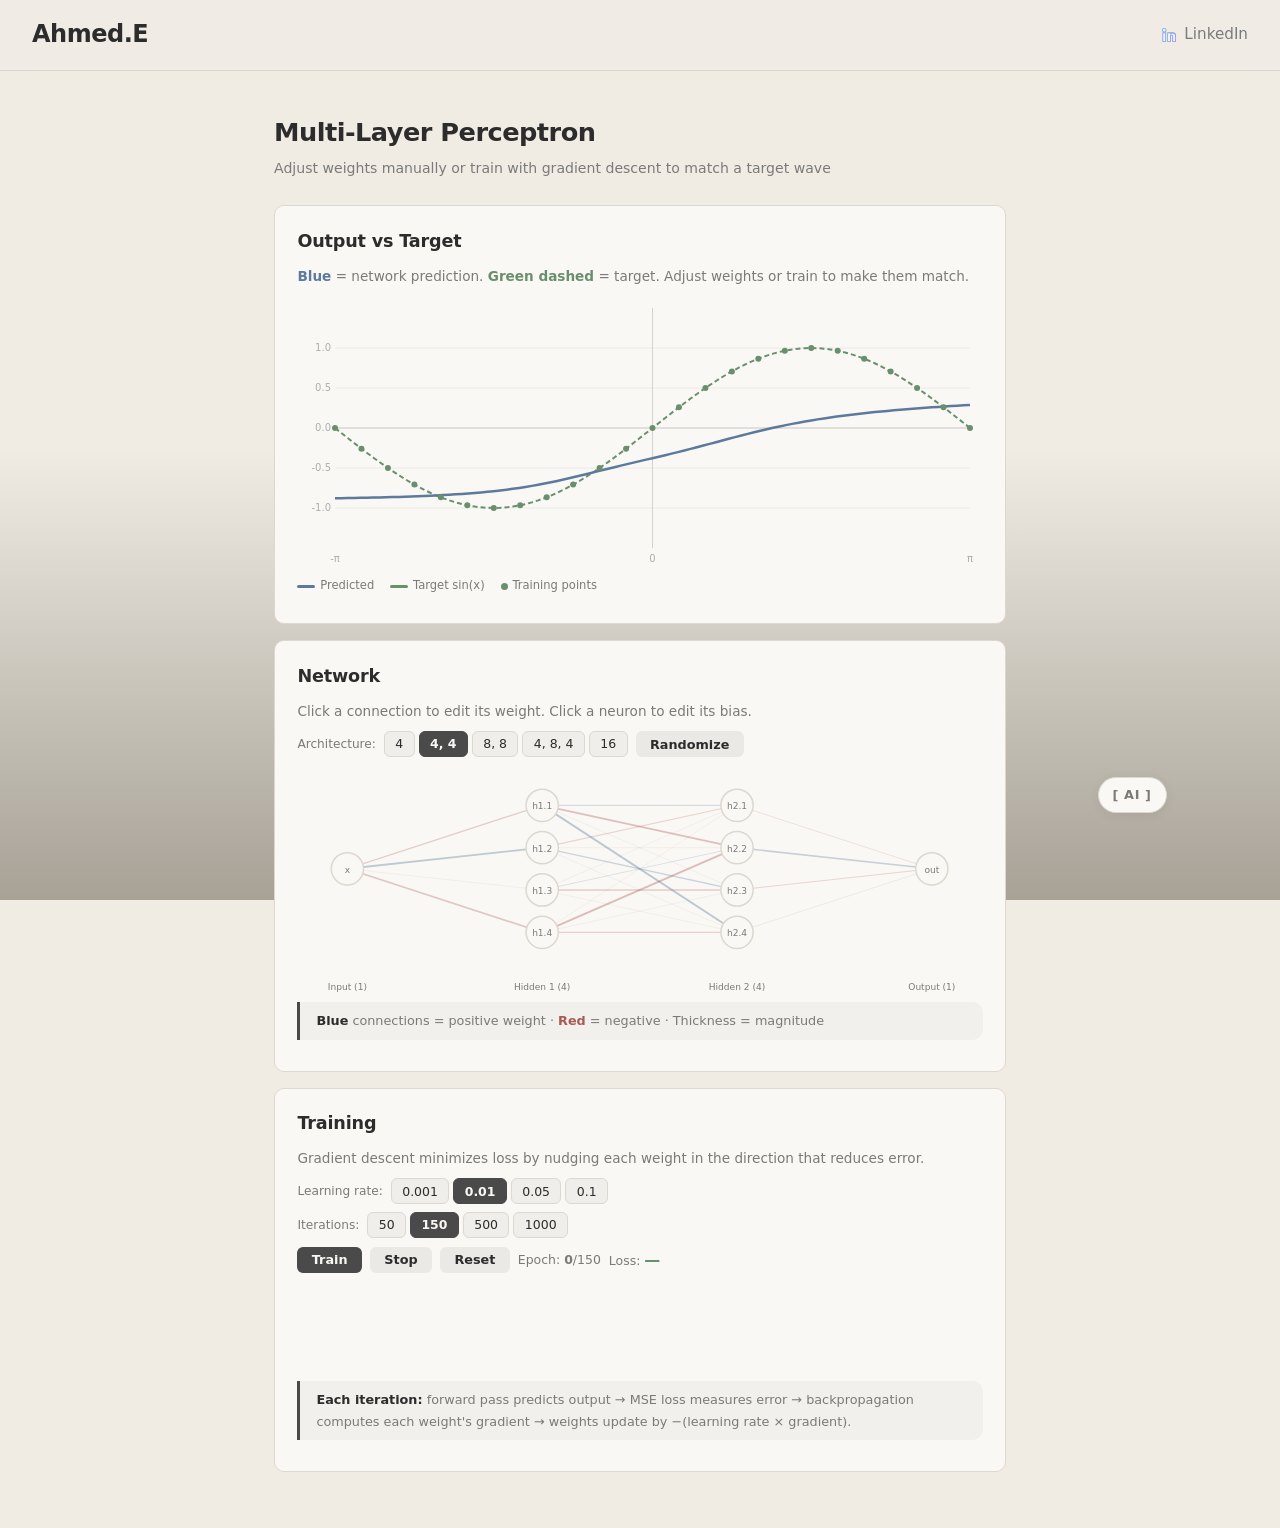
<file: pages/Viz/mlp_viz.html>
<!DOCTYPE html>
<html lang="en">
<head>
<meta charset="UTF-8">
<meta name="viewport" content="width=device-width, initial-scale=1.0">
<title>MLP — Interactive Visualization</title>
<link rel="stylesheet" href="/styles.css">
<style>
:root {
  --bg: #f0ece4;
  --bg-dark: #a7a196;
  --text: #2c2c2c;
  --text-muted: #7a7a7a;
  --accent: #4a4a4a;
  --accent-hover: #1a1a1a;
  --surface: #faf8f4;
  --border: #ddd8cf;
  --radius: 10px;
  --shadow: 0 2px 12px rgba(0, 0, 0, 0.06);
  --font: "Inter", "Segoe UI", system-ui, -apple-system, sans-serif;
  --blue: #5b7a9e;
  --green: #6a8f6e;
  --amber: #9e7c4a;
  --red: #a85a53;
}
* { margin: 0; padding: 0; box-sizing: border-box; }
html { scroll-behavior: smooth; }
body {
  font-family: var(--font);
  background: var(--bg);
  background-image: linear-gradient(to bottom, var(--bg) 50%, var(--bg-dark) 100%);
  background-attachment: fixed;
  color: var(--text);
  line-height: 1.7;
  min-height: 100vh;
  padding: 0;
}
.page { max-width: 780px; margin: 0 auto; padding: 2.5rem 1.5rem; }
h1 { font-size: 1.6rem; font-weight: 800; letter-spacing: -0.02em; margin-bottom: .2rem; }
h2 { font-size: 1.1rem; font-weight: 700; margin-bottom: .5rem; letter-spacing: -0.01em; }
.sub { color: var(--text-muted); font-size: .88rem; margin-bottom: 1.5rem; }
.desc { color: var(--text-muted); font-size: .85rem; margin: .3rem 0 .5rem; }
.step {
  background: var(--surface);
  border: 1px solid var(--border);
  border-radius: var(--radius);
  padding: 1.3rem 1.4rem;
  margin-bottom: 1rem;
  transition: box-shadow 0.2s, border-color 0.2s;
}
.step:hover { border-color: #bbb5a8; box-shadow: var(--shadow); }
.note { background: rgba(0,0,0,0.03); border-left: 3px solid var(--accent); padding: .5rem 1rem; margin: .6rem 0; font-size: .8rem; color: var(--text-muted); border-radius: 0 var(--radius) var(--radius) 0; }
.note b { color: var(--text); }
.ctrl { margin: .5rem 0; display: flex; gap: .5rem; align-items: center; flex-wrap: wrap; }
.lbl { font-size: .76rem; color: var(--text-muted); }
button { background: var(--accent); color: var(--surface); border: none; padding: .35rem .9rem; border-radius: 6px; font-family: inherit; font-size: .8rem; font-weight: 600; cursor: pointer; transition: color 0.2s, background 0.2s; }
button:hover { background: var(--accent-hover); }
button.sec { background: rgba(0,0,0,.06); color: var(--text); }
button.sec:hover { background: rgba(0,0,0,.1); }
select, input[type="text"], input[type="number"] {
  background: var(--surface); color: var(--text); border: 1px solid var(--border);
  padding: .25rem .5rem; border-radius: 6px; font-family: inherit; font-size: .8rem;
}
.ei { font-size: .78rem; color: var(--text-muted); }
#lossVal { font-size: 1rem; color: var(--green); font-weight: 700; }
.loss-chart { display: flex; align-items: flex-end; gap: 2px; height: 90px; margin: .5rem 0; }
.loss-bar { background: var(--accent); border-radius: 2px 2px 0 0; min-width: 3px; flex: 1; }

#waveCanvas { width: 100%; height: auto; display: block; border-radius: var(--radius); }
#netSvg { width: 100%; display: block; margin: .5rem 0; }
.weight-editor {
  background: rgba(0,0,0,0.03); border-radius: var(--radius);
  padding: .8rem 1rem; margin-top: .5rem; display: none;
}
.weight-editor.active { display: block; }
.weight-editor input[type="range"] { flex: 1; min-width: 150px; }
.weight-val { font-weight: 700; font-size: .85rem; min-width: 55px; text-align: right; }
.legend { display: flex; gap: 1rem; margin: .4rem 0; font-size: .72rem; color: var(--text-muted); }
.legend-item { display: flex; align-items: center; gap: .3rem; }
.legend-dot { width: 18px; height: 3px; border-radius: 2px; }
.chip-group { display: flex; gap: 4px; flex-wrap: wrap; }
.chip {
  background: rgba(0,0,0,.04); color: var(--text); border: 1px solid var(--border);
  padding: .2rem .65rem; border-radius: 6px; font-family: inherit; font-size: .78rem;
  font-weight: 500; cursor: pointer; transition: all 0.15s; line-height: 1.4;
}
.chip:hover { border-color: #bbb5a8; background: rgba(0,0,0,.08); }
.chip.active { background: var(--accent); color: var(--surface); border-color: var(--accent); font-weight: 600; }

/* ── AI badge ── */
.ai-badge {
  position: fixed; z-index: 50;
  background: var(--surface); border: 1px solid var(--border);
  border-radius: 24px; cursor: pointer;
  transition: border-radius 0.3s, max-width 0.35s, box-shadow 0.3s;
  overflow: visible; width: fit-content; max-width: fit-content;
  box-shadow: var(--shadow);
}
.ai-badge.open { max-width: 280px; border-radius: var(--radius); }
.ai-badge:hover { border-color: #bbb5a8; box-shadow: 0 2px 16px rgba(0,0,0,.1); }
.ai-badge-header {
  display: flex; align-items: center; justify-content: center;
  padding: 6px 14px; font-size: .8rem; font-weight: 700; white-space: nowrap;
  color: var(--text-muted); user-select: none; letter-spacing: .05em;
}
.ai-badge-body {
  max-height: 0; width: 0; overflow: hidden;
  transition: max-height 0.3s ease, padding 0.3s ease, width 0.3s ease;
  padding: 0;
  font-size: .78rem; line-height: 1.55; color: var(--text-muted);
}
.ai-badge.open .ai-badge-body {
  max-height: 200px; width: auto; padding: .4rem .8rem .6rem;
}
.ai-badge-body a {
  color: var(--accent); text-decoration: none; font-weight: 500;
  transition: color 0.2s;
}
.ai-badge-body a:hover { color: var(--accent-hover); }

@media (max-width: 600px) {
  .page { padding: 1.5rem 1rem; }
  .step { padding: 1rem; }
  h1 { font-size: 1.3rem; }
  .legend { flex-wrap: wrap; gap: .5rem; }
  .weight-editor { padding: .6rem .7rem; }
  .note { padding: .4rem .7rem; font-size: .75rem; }
}
</style>
</head>
<body>
  <nav>
    <a class="brand" href="/">Ahmed.E</a>
    <a class="nav-link" href="https://www.linkedin.com/in/ahmedelawad/">
      <img src="/resources/linkedin.svg" alt="LinkedIn" />
      LinkedIn
    </a>
  </nav>
<div class="page">

<h1>Multi-Layer Perceptron</h1>
<p class="sub">Adjust weights manually or train with gradient descent to match a target wave</p>

<!-- ════ OUTPUT CHART ════ -->
<div class="step">
  <h2>Output vs Target</h2>
  <p class="desc"><span style="color:var(--blue);font-weight:600">Blue</span> = network prediction. <span style="color:var(--green);font-weight:600">Green dashed</span> = target. Adjust weights or train to make them match.</p>
  <canvas id="waveCanvas" width="1400" height="560"></canvas>
  <div class="legend">
    <div class="legend-item"><div class="legend-dot" style="background:var(--blue)"></div> Predicted</div>
    <div class="legend-item"><div class="legend-dot" style="background:var(--green)"></div> Target sin(x)</div>
    <div class="legend-item"><div style="width:7px;height:7px;border-radius:50%;background:var(--green)"></div> Training points</div>
  </div>
</div>

<!-- ════ NETWORK ════ -->
<div class="step">
  <h2>Network</h2>
  <p class="desc">Click a connection to edit its weight. Click a neuron to edit its bias.</p>
  <div class="ctrl">
    <span class="lbl">Architecture:</span>
    <div class="chip-group" id="archChips">
      <button class="chip" data-arch="4">4</button>
      <button class="chip active" data-arch="4, 4">4, 4</button>
      <button class="chip" data-arch="8, 8">8, 8</button>
      <button class="chip" data-arch="4, 8, 4">4, 8, 4</button>
      <button class="chip" data-arch="16">16</button>
    </div>
    <button class="sec" onclick="randomizeWeights()">Randomize</button>
  </div>
  <svg id="netSvg"></svg>
  <div class="weight-editor" id="weightEditor">
    <div class="ctrl">
      <span class="lbl" id="weightLabel">—</span>
      <input type="range" id="weightSlider" min="-3" max="3" step="0.01" value="0">
      <span class="weight-val" id="weightDisplay">0.00</span>
    </div>
  </div>
  <div class="note"><b>Blue</b> connections = positive weight · <b style="color:var(--red)">Red</b> = negative · Thickness = magnitude</div>
</div>

<!-- ════ TRAINING ════ -->
<div class="step">
  <h2>Training</h2>
  <p class="desc">Gradient descent minimizes loss by nudging each weight in the direction that reduces error.</p>
  <div class="ctrl">
    <span class="lbl">Learning rate:</span>
    <div class="chip-group" id="lrChips">
      <button class="chip" data-val="0.001">0.001</button>
      <button class="chip active" data-val="0.01">0.01</button>
      <button class="chip" data-val="0.05">0.05</button>
      <button class="chip" data-val="0.1">0.1</button>
    </div>
  </div>
  <div class="ctrl">
    <span class="lbl">Iterations:</span>
    <div class="chip-group" id="iterChips">
      <button class="chip" data-val="50">50</button>
      <button class="chip active" data-val="150">150</button>
      <button class="chip" data-val="500">500</button>
      <button class="chip" data-val="1000">1000</button>
    </div>
  </div>
  <div class="ctrl">
    <button id="trainBtn" onclick="startTraining()">Train</button>
    <button class="sec" onclick="stopTraining()">Stop</button>
    <button class="sec" onclick="randomizeWeights()">Reset</button>
    <span class="ei">Epoch: <b id="epochNum">0</b>/<span id="maxEpoch">150</span></span>
    <span class="ei">Loss: <span id="lossVal">—</span></span>
  </div>
  <div class="loss-chart" id="lossChart"></div>
  <div class="note">
    <b>Each iteration:</b> forward pass predicts output → MSE loss measures error → backpropagation computes each weight's gradient → weights update by −(learning rate × gradient).
  </div>
</div>

</div>

<script>
/* ═══════════════════════════════════════
   AUTOGRAD ENGINE
   ═══════════════════════════════════════ */
function Val(data, children, op) {
  this.data = data;
  this.grad = 0;
  this._bk = function(){};
  this._prev = children || [];
}

Val.prototype.add = function(o) {
  if (!(o instanceof Val)) o = new Val(o);
  var out = new Val(this.data + o.data, [this, o]);
  var a = this, b = o;
  out._bk = function() { a.grad += out.grad; b.grad += out.grad; };
  return out;
};

Val.prototype.mul = function(o) {
  if (!(o instanceof Val)) o = new Val(o);
  var out = new Val(this.data * o.data, [this, o]);
  var a = this, b = o;
  out._bk = function() { a.grad += b.data * out.grad; b.grad += a.data * out.grad; };
  return out;
};

Val.prototype.tanh = function() {
  var t = Math.tanh(this.data);
  var out = new Val(t, [this]);
  var a = this;
  out._bk = function() { a.grad += (1 - t * t) * out.grad; };
  return out;
};

Val.prototype.pow = function(n) {
  var out = new Val(Math.pow(this.data, n), [this]);
  var a = this;
  out._bk = function() { a.grad += n * Math.pow(a.data, n - 1) * out.grad; };
  return out;
};

Val.prototype.neg = function() { return this.mul(-1); };
Val.prototype.sub = function(o) { if (!(o instanceof Val)) o = new Val(o); return this.add(o.neg()); };

Val.prototype.backward = function() {
  var topo = [], vis = new Set();
  (function build(v) {
    if (!vis.has(v)) { vis.add(v); for (var i = 0; i < v._prev.length; i++) build(v._prev[i]); topo.push(v); }
  })(this);
  this.grad = 1;
  for (var i = topo.length - 1; i >= 0; i--) topo[i]._bk();
};

/* ═══════════════════════════════════════
   NEURAL NETWORK
   ═══════════════════════════════════════ */
function Neuron(nin) {
  this.w = [];
  for (var i = 0; i < nin; i++) this.w.push(new Val(Math.random() * 2 - 1));
  this.b = new Val(Math.random() * 2 - 1);
}
Neuron.prototype.call = function(x) {
  var act = this.b;
  for (var i = 0; i < this.w.length; i++) act = act.add(this.w[i].mul(x[i]));
  return act.tanh();
};
Neuron.prototype.params = function() { return this.w.concat([this.b]); };

function Layer(nin, nout) {
  this.neurons = [];
  for (var i = 0; i < nout; i++) this.neurons.push(new Neuron(nin));
}
Layer.prototype.call = function(x) {
  var out = [];
  for (var i = 0; i < this.neurons.length; i++) out.push(this.neurons[i].call(x));
  return out;
};
Layer.prototype.params = function() {
  var p = [];
  for (var i = 0; i < this.neurons.length; i++) p = p.concat(this.neurons[i].params());
  return p;
};

function MLP(nin, nouts) {
  var sz = [nin].concat(nouts);
  this.layers = [];
  for (var i = 0; i < nouts.length; i++) this.layers.push(new Layer(sz[i], sz[i + 1]));
}
MLP.prototype.call = function(x) {
  for (var i = 0; i < this.layers.length; i++) x = this.layers[i].call(x);
  return x.length === 1 ? x[0] : x;
};
MLP.prototype.params = function() {
  var p = [];
  for (var i = 0; i < this.layers.length; i++) p = p.concat(this.layers[i].params());
  return p;
};

/* Fast forward pass (no autograd, for rendering) */
function predict(net, xArr) {
  var cur = xArr;
  for (var l = 0; l < net.layers.length; l++) {
    var next = [];
    for (var n = 0; n < net.layers[l].neurons.length; n++) {
      var neuron = net.layers[l].neurons[n];
      var s = neuron.b.data;
      for (var w = 0; w < neuron.w.length; w++) s += neuron.w[w].data * cur[w];
      next.push(Math.tanh(s));
    }
    cur = next;
  }
  return cur.length === 1 ? cur[0] : cur;
}

/* ═══════════════════════════════════════
   TRAINING DATA
   ═══════════════════════════════════════ */
var NUM_PTS = 25;
var trainXs = [], trainYs = [];
for (var i = 0; i < NUM_PTS; i++) {
  var x = -Math.PI + 2 * Math.PI * i / (NUM_PTS - 1);
  trainXs.push(x);
  trainYs.push(Math.sin(x));
}

/* ═══════════════════════════════════════
   STATE
   ═══════════════════════════════════════ */
var network, selectedParam = null, trainInt = null, epoch = 0, losses = [];

function parseHidden() {
  var active = document.querySelector('#archChips .chip.active');
  var val = active ? active.dataset.arch : '4, 4';
  var parts = val.split(',');
  var dims = [];
  for (var i = 0; i < parts.length; i++) {
    var n = parseInt(parts[i].trim());
    if (!isNaN(n) && n > 0 && n <= 32) dims.push(n);
  }
  return dims.length > 0 ? dims : [4, 4];
}

function buildNetwork() {
  var hidden = parseHidden();
  network = new MLP(1, hidden.concat([1]));
}

function rebuildNetwork() {
  stopTraining();
  selectedParam = null;
  document.getElementById('weightEditor').classList.remove('active');
  epoch = 0; losses = [];
  document.getElementById('epochNum').textContent = '0';
  document.getElementById('lossVal').textContent = '\u2014';
  document.getElementById('lossChart').innerHTML = '';
  buildNetwork();
  drawAll();
}

function randomizeWeights() { rebuildNetwork(); }

/* ═══════════════════════════════════════
   WAVE CHART
   ═══════════════════════════════════════ */
var waveCanvas = document.getElementById('waveCanvas');
var waveCtx = waveCanvas.getContext('2d');
var DPR = window.devicePixelRatio || 1;

function sizeCanvas() {
  var parent = waveCanvas.parentElement;
  var cs = getComputedStyle(parent);
  var cw = parent.clientWidth - parseFloat(cs.paddingLeft) - parseFloat(cs.paddingRight);
  var W = Math.min(700, Math.floor(cw));
  var H = Math.round(W * 280 / 700);
  waveCanvas.style.width = W + 'px';
  waveCanvas.style.height = H + 'px';
  waveCanvas.width = W * DPR;
  waveCanvas.height = H * DPR;
  waveCtx.setTransform(1, 0, 0, 1, 0, 0);
  waveCtx.scale(DPR, DPR);
}
sizeCanvas();

function drawWave() {
  var W = waveCanvas.width / DPR, H = waveCanvas.height / DPR;
  var pad = { l: 38, r: 12, t: 12, b: 22 };
  var pw = W - pad.l - pad.r, ph = H - pad.t - pad.b;
  var xMin = -Math.PI, xMax = Math.PI, yMin = -1.5, yMax = 1.5;

  function mx(x) { return pad.l + (x - xMin) / (xMax - xMin) * pw; }
  function my(y) { return pad.t + (1 - (y - yMin) / (yMax - yMin)) * ph; }

  waveCtx.clearRect(0, 0, W, H);

  /* grid */
  waveCtx.strokeStyle = 'rgba(0,0,0,0.06)';
  waveCtx.lineWidth = 1;
  for (var y = -1; y <= 1; y += 0.5) {
    waveCtx.beginPath(); waveCtx.moveTo(pad.l, my(y)); waveCtx.lineTo(W - pad.r, my(y)); waveCtx.stroke();
  }

  /* axes */
  waveCtx.strokeStyle = 'rgba(0,0,0,0.15)';
  waveCtx.beginPath(); waveCtx.moveTo(pad.l, my(0)); waveCtx.lineTo(W - pad.r, my(0)); waveCtx.stroke();
  waveCtx.beginPath(); waveCtx.moveTo(mx(0), pad.t); waveCtx.lineTo(mx(0), H - pad.b); waveCtx.stroke();

  /* labels */
  waveCtx.fillStyle = 'rgba(0,0,0,0.3)';
  waveCtx.font = '10px system-ui';
  waveCtx.textAlign = 'right';
  for (var y = -1; y <= 1; y += 0.5) waveCtx.fillText(y.toFixed(1), pad.l - 4, my(y) + 3);
  waveCtx.textAlign = 'center';
  waveCtx.fillText('-\u03c0', mx(-Math.PI), H - pad.b + 14);
  waveCtx.fillText('0', mx(0), H - pad.b + 14);
  waveCtx.fillText('\u03c0', mx(Math.PI), H - pad.b + 14);

  /* target (dashed green) */
  waveCtx.setLineDash([5, 3]);
  waveCtx.strokeStyle = '#6a8f6e';
  waveCtx.lineWidth = 2;
  waveCtx.beginPath();
  for (var i = 0; i <= 100; i++) {
    var x = xMin + (xMax - xMin) * i / 100;
    var cx = mx(x), cy = my(Math.sin(x));
    i === 0 ? waveCtx.moveTo(cx, cy) : waveCtx.lineTo(cx, cy);
  }
  waveCtx.stroke();

  /* predicted (solid blue) */
  waveCtx.setLineDash([]);
  waveCtx.strokeStyle = '#5b7a9e';
  waveCtx.lineWidth = 2.5;
  waveCtx.beginPath();
  for (var i = 0; i <= 100; i++) {
    var x = xMin + (xMax - xMin) * i / 100;
    var y = predict(network, [x]);
    y = Math.max(yMin, Math.min(yMax, y));
    var cx = mx(x), cy = my(y);
    i === 0 ? waveCtx.moveTo(cx, cy) : waveCtx.lineTo(cx, cy);
  }
  waveCtx.stroke();

  /* training points */
  waveCtx.fillStyle = '#6a8f6e';
  for (var i = 0; i < NUM_PTS; i++) {
    waveCtx.beginPath();
    waveCtx.arc(mx(trainXs[i]), my(trainYs[i]), 3, 0, 2 * Math.PI);
    waveCtx.fill();
  }
}

/* ═══════════════════════════════════════
   NETWORK DIAGRAM (SVG)
   ═══════════════════════════════════════ */
var NS = 'http://www.w3.org/2000/svg';

function drawNet() {
  var svg = document.getElementById('netSvg');
  svg.innerHTML = '';
  var hidden = parseHidden();
  var dims = [1].concat(hidden).concat([1]);
  var nL = dims.length;
  var maxN = 0;
  for (var i = 0; i < dims.length; i++) if (dims[i] > maxN) maxN = dims[i];

  var svgW = 680, svgH = Math.max(160, maxN * 44 + 50);
  svg.setAttribute('viewBox', '0 0 ' + svgW + ' ' + svgH);

  var lx = [];
  for (var l = 0; l < nL; l++) lx.push(50 + l * (svgW - 100) / Math.max(nL - 1, 1));

  var pos = [];
  for (var l = 0; l < nL; l++) {
    pos[l] = [];
    var sp = 42, tot = (dims[l] - 1) * sp, sy = (svgH - 20 - tot) / 2;
    for (var i = 0; i < dims[l]; i++) pos[l].push({ x: lx[l], y: sy + i * sp });
  }

  /* connections */
  for (var l = 0; l < network.layers.length; l++) {
    for (var n = 0; n < network.layers[l].neurons.length; n++) {
      var neuron = network.layers[l].neurons[n];
      for (var w = 0; w < neuron.w.length; w++) {
        var from = pos[l][w], to = pos[l + 1][n];
        var val = neuron.w[w].data;
        var absV = Math.abs(val);
        var col = val >= 0 ? '#5b7a9e' : '#a85a53';
        var thick = Math.max(0.5, Math.min(4, absV * 2));
        var opac = Math.max(0.15, Math.min(0.8, absV * 0.4));
        var isSel = selectedParam && selectedParam.p === neuron.w[w];

        /* hitbox */
        var hb = document.createElementNS(NS, 'line');
        hb.setAttribute('x1', from.x); hb.setAttribute('y1', from.y);
        hb.setAttribute('x2', to.x);   hb.setAttribute('y2', to.y);
        hb.setAttribute('stroke', 'transparent'); hb.setAttribute('stroke-width', '14');
        hb.style.cursor = 'pointer';
        (function(l2, n2, w2) {
          hb.addEventListener('click', function(e) { e.stopPropagation(); selWeight(l2, n2, w2); });
        })(l, n, w);
        svg.appendChild(hb);

        /* visible line */
        var ln = document.createElementNS(NS, 'line');
        ln.setAttribute('x1', from.x); ln.setAttribute('y1', from.y);
        ln.setAttribute('x2', to.x);   ln.setAttribute('y2', to.y);
        ln.setAttribute('stroke', isSel ? '#d4a017' : col);
        ln.setAttribute('stroke-width', isSel ? thick + 2 : thick);
        ln.setAttribute('stroke-opacity', isSel ? 1 : opac);
        ln.style.pointerEvents = 'none';
        svg.appendChild(ln);
      }
    }
  }

  /* neurons */
  for (var l = 0; l < nL; l++) {
    for (var i = 0; i < dims[l]; i++) {
      var p = pos[l][i];
      var isSel = false;
      if (l > 0 && selectedParam) isSel = selectedParam.p === network.layers[l - 1].neurons[i].b;

      var c = document.createElementNS(NS, 'circle');
      c.setAttribute('cx', p.x); c.setAttribute('cy', p.y); c.setAttribute('r', '16');
      c.setAttribute('fill', isSel ? '#fef3c7' : '#faf8f4');
      c.setAttribute('stroke', isSel ? '#d4a017' : '#ddd8cf');
      c.setAttribute('stroke-width', isSel ? '2.5' : '1.5');
      if (l > 0) {
        c.style.cursor = 'pointer';
        (function(l2, i2) {
          c.addEventListener('click', function(e) { e.stopPropagation(); selBias(l2 - 1, i2); });
        })(l, i);
      }
      svg.appendChild(c);

      var t = document.createElementNS(NS, 'text');
      t.setAttribute('x', p.x); t.setAttribute('y', p.y + 4);
      t.setAttribute('text-anchor', 'middle');
      t.setAttribute('font-size', '9'); t.setAttribute('font-family', 'system-ui');
      t.setAttribute('fill', '#7a7a7a'); t.style.pointerEvents = 'none';
      if (l === 0) t.textContent = 'x';
      else if (l === nL - 1) t.textContent = 'out';
      else t.textContent = 'h' + l + '.' + (i + 1);
      svg.appendChild(t);
    }
  }

  /* layer labels */
  var lNames = ['Input'];
  for (var l = 1; l < nL - 1; l++) lNames.push('Hidden ' + l);
  lNames.push('Output');
  for (var l = 0; l < nL; l++) {
    var t = document.createElementNS(NS, 'text');
    t.setAttribute('x', lx[l]); t.setAttribute('y', svgH - 3);
    t.setAttribute('text-anchor', 'middle');
    t.setAttribute('font-size', '9'); t.setAttribute('font-family', 'system-ui');
    t.setAttribute('fill', '#7a7a7a');
    t.textContent = lNames[l] + ' (' + dims[l] + ')';
    svg.appendChild(t);
  }
}

/* ═══════════════════════════════════════
   WEIGHT EDITING
   ═══════════════════════════════════════ */
function selWeight(l, n, w) {
  selectedParam = { p: network.layers[l].neurons[n].w[w], label: 'Layer ' + (l + 1) + ', Neuron ' + (n + 1) + ', Weight ' + (w + 1) };
  showEditor();
}

function selBias(l, n) {
  selectedParam = { p: network.layers[l].neurons[n].b, label: 'Layer ' + (l + 1) + ', Neuron ' + (n + 1) + ', Bias' };
  showEditor();
}

function showEditor() {
  document.getElementById('weightEditor').classList.add('active');
  document.getElementById('weightLabel').textContent = selectedParam.label;
  document.getElementById('weightSlider').value = selectedParam.p.data;
  document.getElementById('weightDisplay').textContent = selectedParam.p.data.toFixed(3);
  drawNet();
}

document.getElementById('weightSlider').addEventListener('input', function() {
  if (!selectedParam) return;
  selectedParam.p.data = parseFloat(this.value);
  document.getElementById('weightDisplay').textContent = selectedParam.p.data.toFixed(3);
  drawWave();
  drawNet();
});

/* ═══════════════════════════════════════
   TRAINING
   ═══════════════════════════════════════ */
function trainStep() {
  var loss = new Val(0);
  for (var i = 0; i < NUM_PTS; i++) {
    var pred = network.call([new Val(trainXs[i])]);
    var diff = pred.sub(new Val(trainYs[i]));
    loss = loss.add(diff.pow(2));
  }
  loss = loss.mul(1 / NUM_PTS);

  var params = network.params();
  for (var i = 0; i < params.length; i++) params[i].grad = 0;
  loss.backward();

  var lrActive = document.querySelector('#lrChips .chip.active');
  var lr = lrActive ? parseFloat(lrActive.dataset.val) : 0.01;
  for (var i = 0; i < params.length; i++) params[i].data -= lr * params[i].grad;
  return loss.data;
}

function startTraining() {
  if (trainInt) return;
  buildNetwork();
  selectedParam = null;
  document.getElementById('weightEditor').classList.remove('active');
  document.getElementById('lossChart').innerHTML = '';
  var iterActive = document.querySelector('#iterChips .chip.active');
  var maxE = iterActive ? parseInt(iterActive.dataset.val) : 150;
  document.getElementById('maxEpoch').textContent = maxE;
  document.getElementById('trainBtn').disabled = true;
  epoch = 0; losses = [];
  drawAll();

  trainInt = setInterval(function() {
    if (epoch >= maxE) { stopTraining(); return; }
    var l = trainStep();
    epoch++; losses.push(l);
    document.getElementById('epochNum').textContent = epoch;
    document.getElementById('lossVal').textContent = l.toFixed(4);
    drawWave();
    drawLoss();
    if (epoch % 10 === 0 || epoch >= maxE) drawNet();
  }, 40);
}

function stopTraining() {
  if (trainInt) { clearInterval(trainInt); trainInt = null; }
  document.getElementById('trainBtn').disabled = false;
  drawNet();
}

function drawLoss() {
  var el = document.getElementById('lossChart');
  var mx = 0;
  for (var i = 0; i < losses.length; i++) if (losses[i] > mx) mx = losses[i];
  var h = '';
  for (var i = 0; i < losses.length; i++) {
    h += '<div class="loss-bar" style="height:' + (losses[i] / mx) * 85 + 'px;opacity:' + (0.4 + 0.6 * i / losses.length) + '" title="Epoch ' + (i + 1) + ': ' + losses[i].toFixed(4) + '"></div>';
  }
  el.innerHTML = h;
}

/* ═══════════════════════════════════════
   INIT
   ═══════════════════════════════════════ */
function drawAll() { drawWave(); drawNet(); }

/* Chip group handlers */
document.getElementById('archChips').addEventListener('click', function(e) {
  var chip = e.target.closest('.chip');
  if (!chip) return;
  this.querySelector('.chip.active').classList.remove('active');
  chip.classList.add('active');
  rebuildNetwork();
});
document.getElementById('lrChips').addEventListener('click', function(e) {
  var chip = e.target.closest('.chip');
  if (!chip) return;
  this.querySelector('.chip.active').classList.remove('active');
  chip.classList.add('active');
});
document.getElementById('iterChips').addEventListener('click', function(e) {
  var chip = e.target.closest('.chip');
  if (!chip) return;
  this.querySelector('.chip.active').classList.remove('active');
  chip.classList.add('active');
  document.getElementById('maxEpoch').textContent = chip.dataset.val;
});

window.addEventListener('resize', function() { sizeCanvas(); drawAll(); });

buildNetwork();
drawAll();
</script>

<div class="ai-badge" id="aiBadge">
  <div class="ai-badge-header">[ AI ]</div>
  <div class="ai-badge-body">
    The visual content and walkthrough on this page were AI generated.
    The model logic is ported from a basic local model.
  </div>
</div>

<script>
(function() {
  const badge = document.getElementById('aiBadge');
  const pad   = 16;                       // margin from edges
  const speed = 1.5;                      // px per frame

  // start bottom-right
  let x = window.innerWidth  - badge.offsetWidth  - pad;
  let y = window.innerHeight - badge.offsetHeight - pad;
  let vx = speed, vy = speed * 0.73;     // slight angle

  badge.style.left = x + 'px';
  badge.style.top  = y + 'px';

  badge.addEventListener('click', function(e) {
    e.stopPropagation();
    badge.classList.toggle('open');
  });

  function tick() {
    if (!badge.classList.contains('open')) {
      const w = badge.offsetWidth, h = badge.offsetHeight;
      const maxX = window.innerWidth  - w - pad;
      const maxY = window.innerHeight - h - pad;

      x += vx; y += vy;

      if (x <= pad)  { x = pad;  vx = Math.abs(vx); }
      if (x >= maxX) { x = maxX; vx = -Math.abs(vx); }
      if (y <= pad)  { y = pad;  vy = Math.abs(vy); }
      if (y >= maxY) { y = maxY; vy = -Math.abs(vy); }

      badge.style.left = x + 'px';
      badge.style.top  = y + 'px';
    }
    requestAnimationFrame(tick);
  }
  requestAnimationFrame(tick);
})();
</script>

</body>
</html>
</file>
<file: styles.css>
/* Base overrides */
:root {
  --bg: #f0ece4;
  --bg-dark: #a7a196;
  --text: #2c2c2c;
  --text-muted: #7a7a7a;
  --accent: #4a4a4a;
  --accent-hover: #1a1a1a;
  --surface: #faf8f4;
  --border: #ddd8cf;
  --radius: 10px;
  --shadow: 0 2px 12px rgba(0, 0, 0, 0.06);
  --font: "Inter", "Segoe UI", system-ui, -apple-system, sans-serif;
}

* {
  margin: 0;
  padding: 0;
  box-sizing: border-box;
}

html {
  scroll-behavior: smooth;
}

body {
  font-family: var(--font);
  background: var(--bg);
  background-image: linear-gradient(to bottom, var(--bg) 50%, var(--bg-dark) 100%);
  background-attachment: fixed;
  color: var(--text);
  line-height: 1.7;
  min-height: 100vh;
}

a {
  color: var(--accent);
  transition: color 0.2s;
}

a:hover {
  color: var(--accent-hover);
}

/* Nav bar */
nav {
  position: sticky;
  top: 0;
  z-index: 10;
  background: rgba(240, 236, 228, 0.85);
  backdrop-filter: blur(12px);
  -webkit-backdrop-filter: blur(12px);
  border-bottom: 1px solid var(--border);
  padding: 0.9rem 2rem;
  display: flex;
  align-items: center;
  gap: 2rem;
}

nav .brand {
  font-size: 1.5rem;
  font-weight: 800;
  color: var(--text);
  text-decoration: none;
  margin-right: auto;
  letter-spacing: -0.02em;
}

nav a {
  text-decoration: none;
  font-weight: 500;
  color: var(--text-muted);
  font-size: 0.95rem;
  transition: color 0.2s;
}

nav a:hover {
  color: var(--text);
}

nav .nav-link {
  display: flex;
  align-items: center;
  gap: 0.4rem;
}

nav .nav-link img {
  width: 18px;
  height: 18px;
}

/* Main content */
main {
  max-width: 720px;
  margin: 0 auto;
  padding: 3rem 1.5rem;
}

/* Entry cards */
.entry {
  display: flex;
  align-items: center;
  justify-content: space-between;
  background: var(--surface);
  border: 1px solid var(--border);
  border-radius: var(--radius);
  padding: 1.1rem 1.4rem;
  margin-bottom: 1rem;
  text-decoration: none;
  color: var(--text);
  transition: box-shadow 0.2s, border-color 0.2s;
}

.entry:hover {
  border-color: #bbb5a8;
  box-shadow: var(--shadow);
  color: var(--text);
}

.entry strong {
  font-size: 1.05rem;
}

.entry-arrow {
  font-size: 1.3rem;
  font-weight: 700;
  color: var(--text-muted);
  transition: transform 0.2s;
}

.entry:hover .entry-arrow {
  transform: translateX(3px);
}

@media (max-width: 600px) {
  nav { padding: 0.7rem 1rem; gap: 1rem; }
  nav .brand { font-size: 1.2rem; }
  nav a { font-size: 0.85rem; }
  nav .nav-link img { width: 16px; height: 16px; }
  main { padding: 2rem 1rem; }
}

/* Footer */
footer {
  text-align: center;
  padding: 2rem 1.5rem;
  color: rgba(255, 255, 255, 0.5);
  font-size: 0.85rem;
  border-top: 1px solid rgba(255, 255, 255, 0.1);
  max-width: 720px;
  margin: 2rem auto 0;
}
</file>
